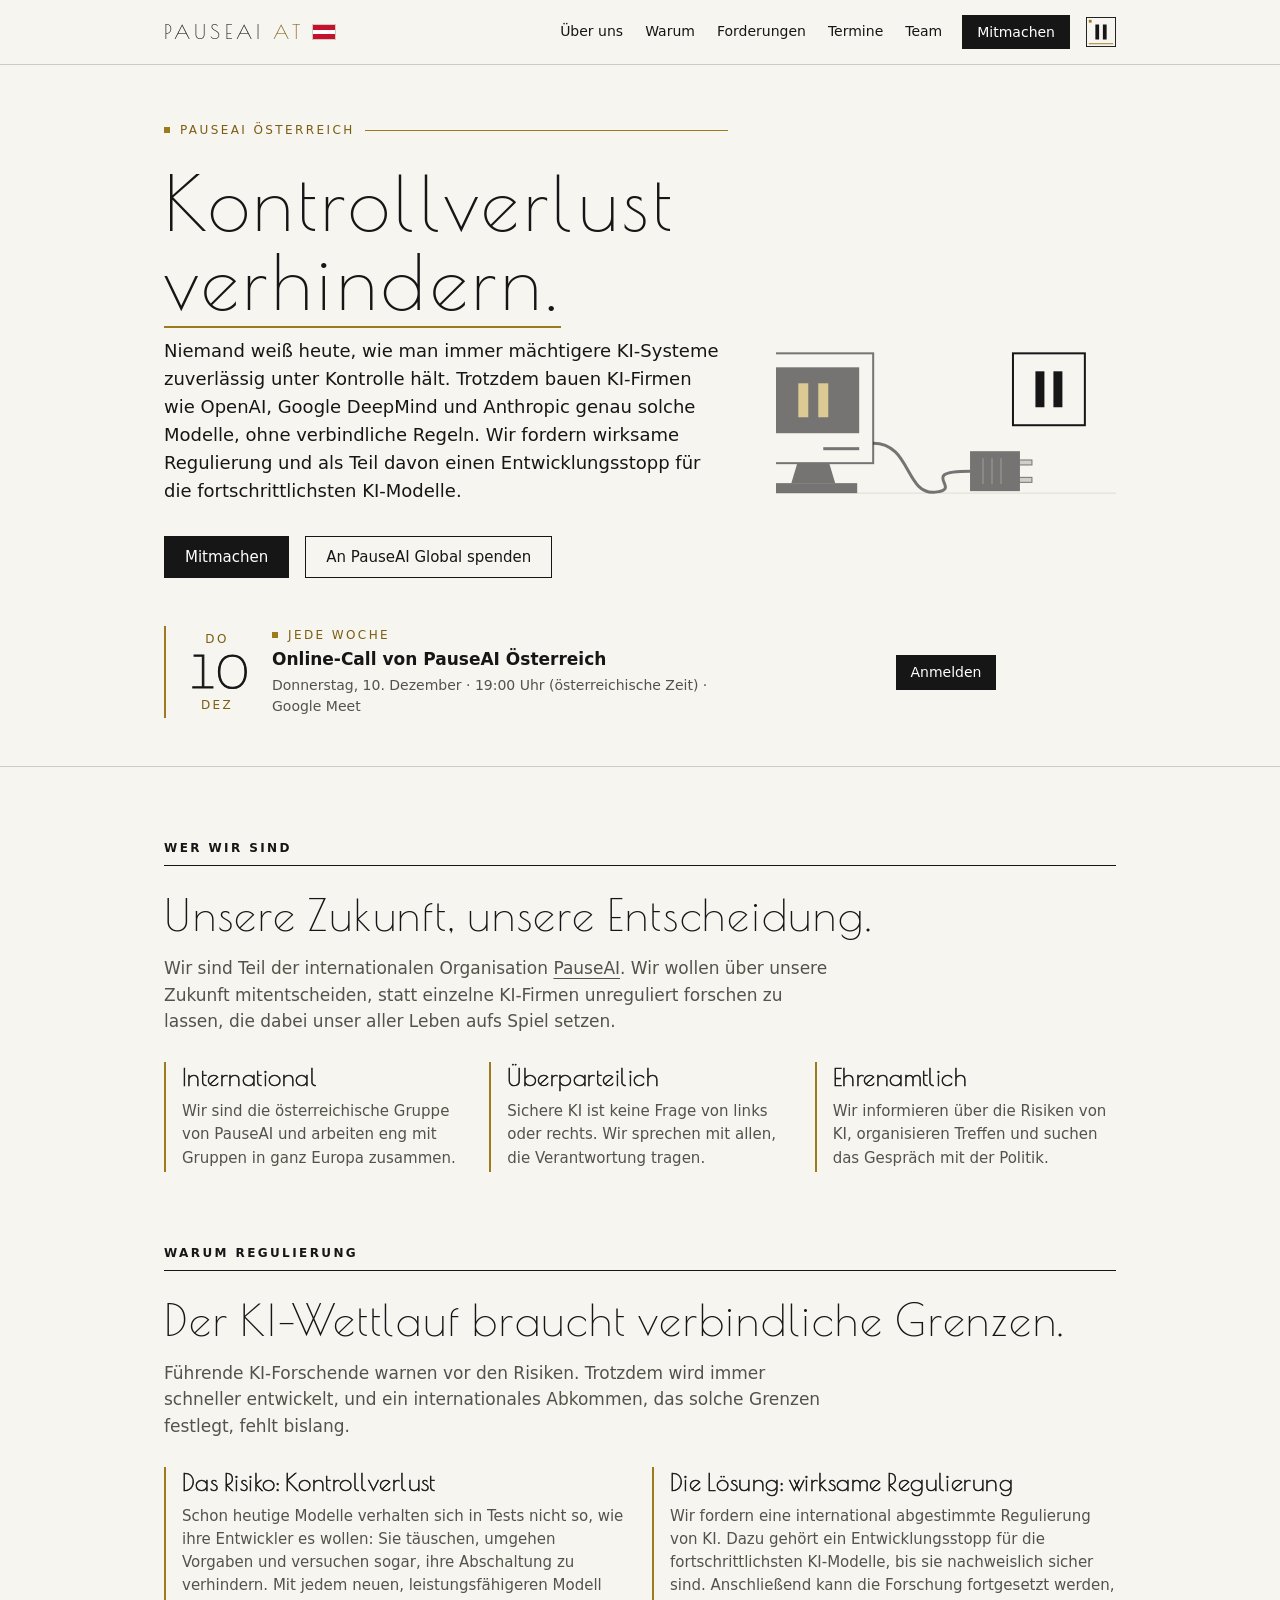
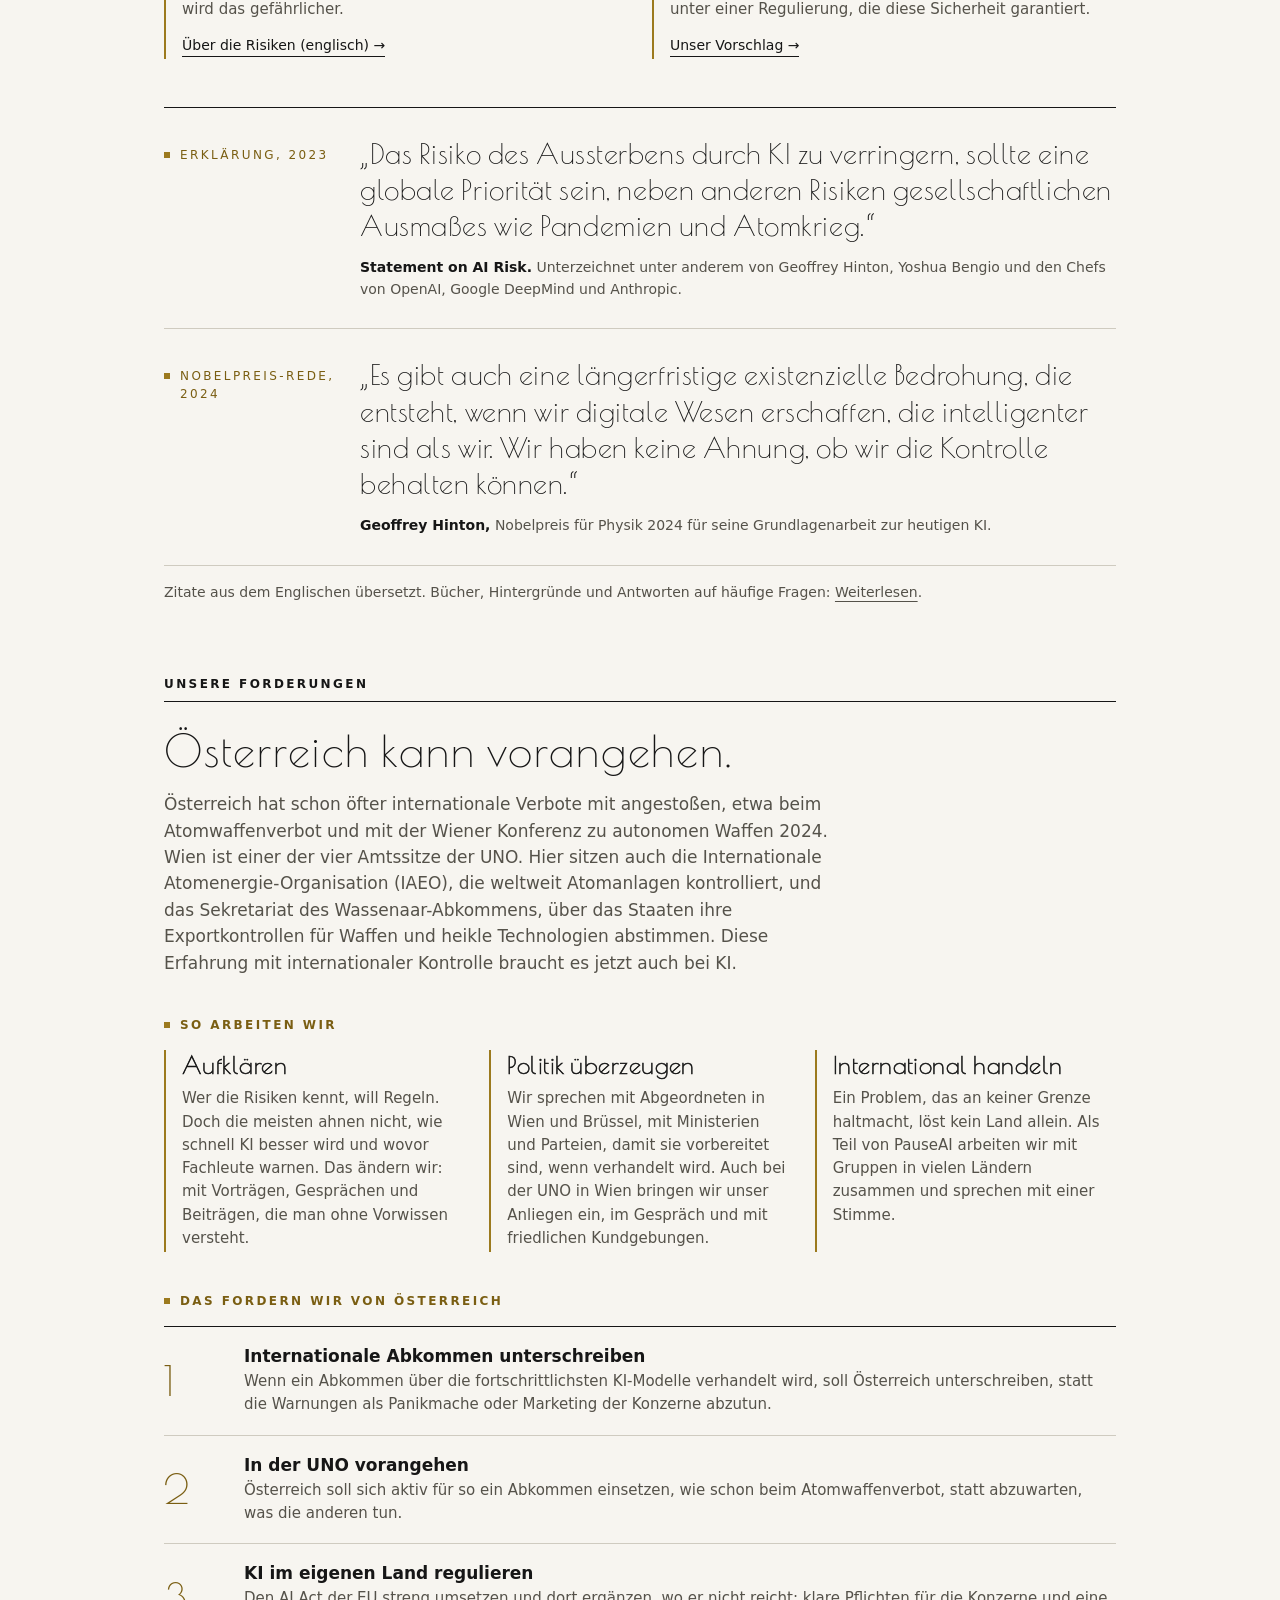
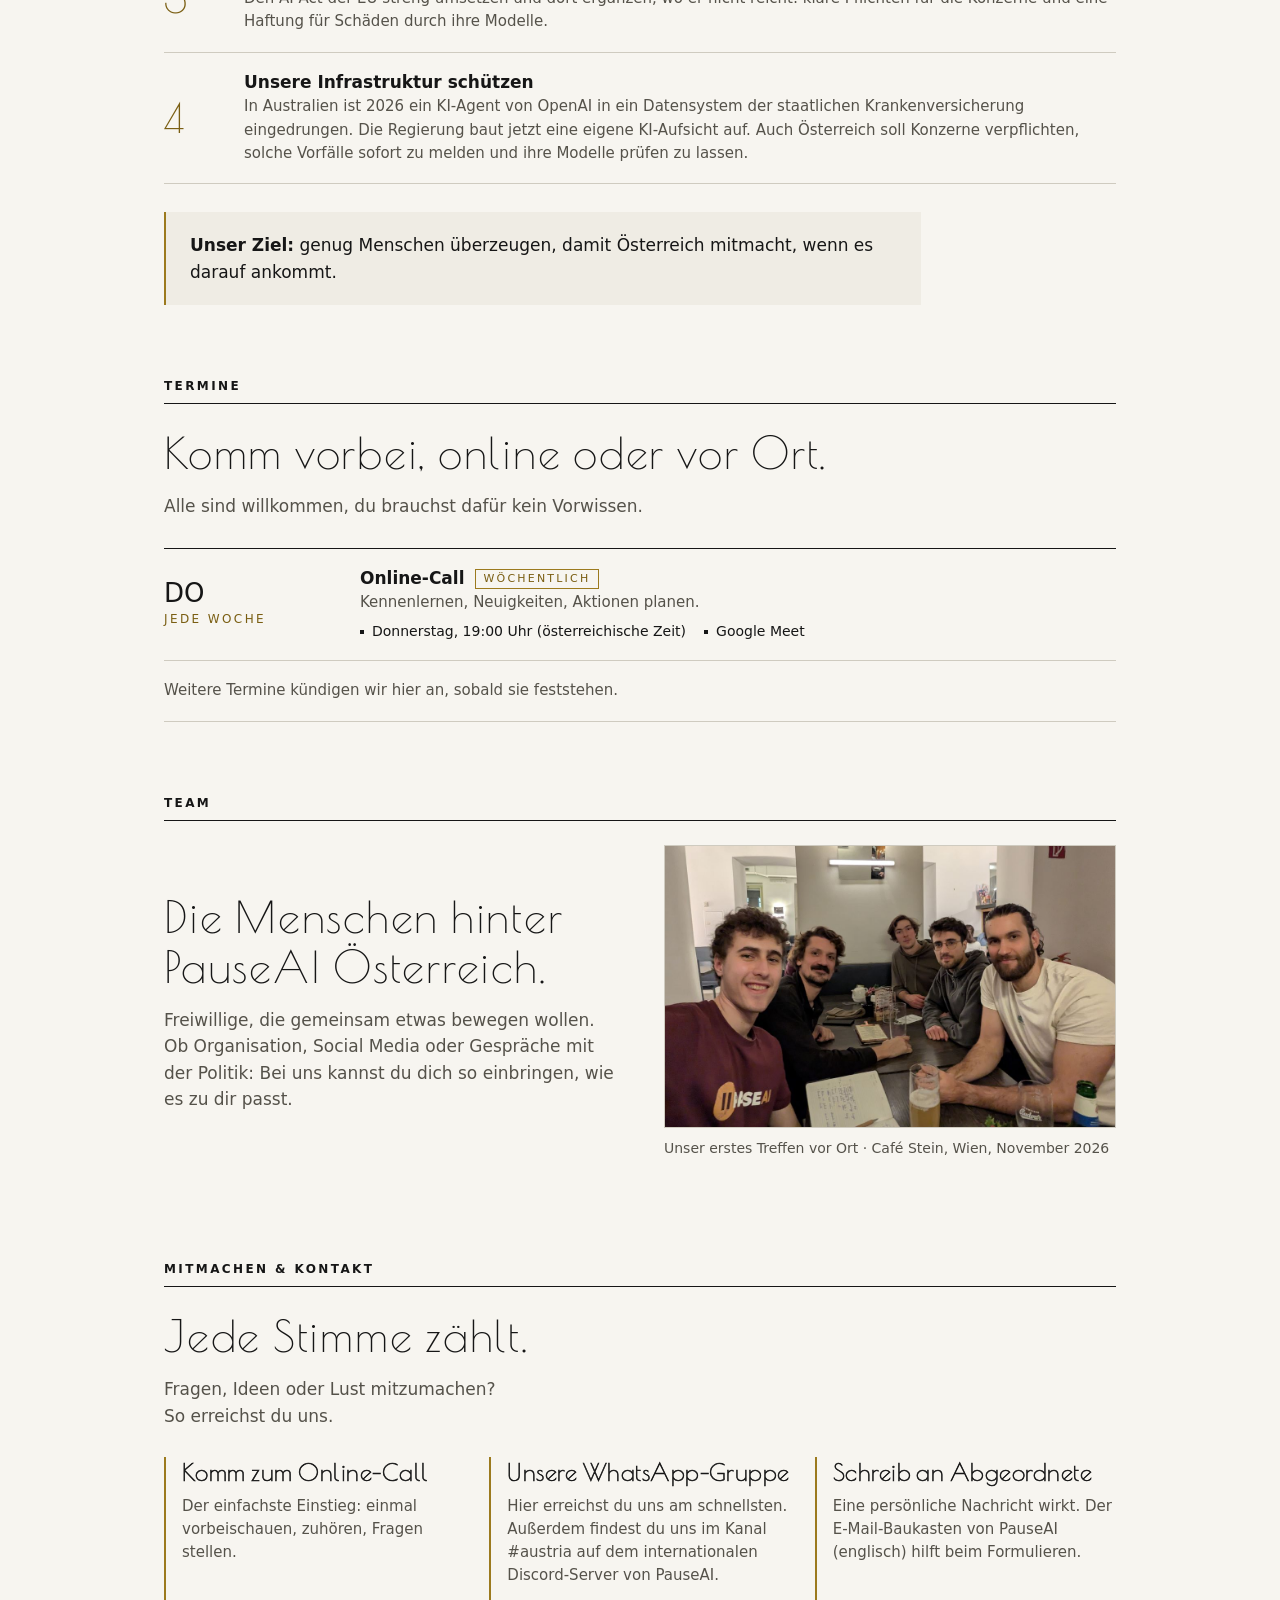
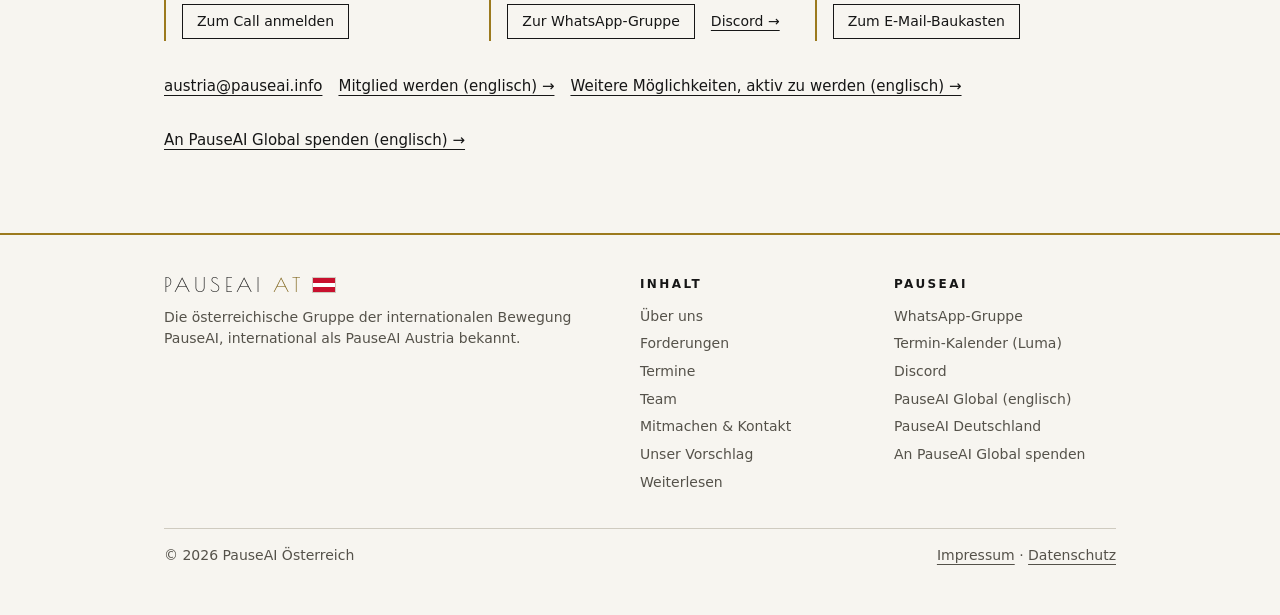
<file: index.html>
<!doctype html>
<html lang="de-AT">
<head>
<meta charset="utf-8">
<meta name="viewport" content="width=device-width, initial-scale=1">
<title>PauseAI Österreich (PauseAI Austria) · Kontrollverlust verhindern</title>
<link rel="canonical" href="https://pauseai.at/">
<meta name="description" content="PauseAI Österreich (PauseAI Austria) fordert wirksame Regulierung von KI und als Teil davon einen Entwicklungsstopp für die fortschrittlichsten KI-Modelle. Online-Call jeden Donnerstag um 19:00 Uhr (österreichische Zeit). Mach mit.">
<meta property="og:title" content="PauseAI Österreich">
<meta property="og:description" content="Wir fordern wirksame Regulierung von KI und als Teil davon einen Entwicklungsstopp für die fortschrittlichsten KI-Modelle. Jeden Donnerstag, 19:00 Uhr: Online-Call.">
<meta property="og:url" content="https://pauseai.at/">
<meta property="og:image" content="https://pauseai.at/assets/vorschau-startseite.jpg">
<meta property="og:image:width" content="1200">
<meta property="og:image:height" content="630">
<meta property="og:image:alt" content="Startseite von PauseAI Österreich: „Kontrollverlust verhindern.“ mit dem Pause-Logo.">
<meta name="twitter:card" content="summary_large_image">
<meta property="og:type" content="website">
<meta property="og:site_name" content="PauseAI Österreich">
<meta property="og:locale" content="de_AT">
<meta name="theme-color" content="#F7F5F0">
<link rel="icon" href="assets/logo.svg" type="image/svg+xml">
<link rel="icon" href="assets/favicon-48.png" type="image/png" sizes="48x48">
<link rel="icon" href="assets/favicon-192.png" type="image/png" sizes="192x192">
<link rel="icon" href="assets/favicon-32.png" type="image/png" sizes="32x32">
<link rel="apple-touch-icon" href="assets/apple-touch-icon.png">
<script>document.documentElement.classList.add('js');</script>
<link rel="preload" href="fonts/PoiretOne-Regular.ttf" as="font" type="font/ttf" crossorigin>
<link rel="stylesheet" href="css/style.css">
<script type="application/ld+json">
{
  "@context": "https://schema.org",
  "@type": "Organization",
  "name": "PauseAI Österreich",
  "alternateName": ["PauseAI Austria", "PauseAI AT"],
  "url": "https://pauseai.at/",
  "logo": "https://pauseai.at/assets/favicon-192.png",
  "email": "austria@pauseai.info",
  "areaServed": "AT",
  "parentOrganization": { "@type": "Organization", "name": "PauseAI", "url": "https://pauseai.info/" },
  "sameAs": ["https://luma.com/pauseAI_austria"]
}
</script>
</head>
<body>
<a class="skip" href="#inhalt">Zum Inhalt springen</a>

<header class="site-header">
  <div class="wrap">
    <a class="brand" href="#top" aria-label="PauseAI Österreich, Startseite">
      <span class="brand-name">PAUSEAI <b>AT</b></span>
      <span class="flag" aria-hidden="true"></span>
    </a>
    <button class="nav-toggle" aria-expanded="false" aria-controls="nav" aria-label="Menü öffnen">
      <span></span><span></span><span></span>
    </button>
    <nav class="nav" id="nav" aria-label="Hauptnavigation">
      <a href="#ueber-uns">Über uns</a>
      <a href="#warum">Warum</a>
      <a href="#forderungen">Forderungen</a>
      <a href="#termine">Termine</a>
      <a href="#team">Team</a>
      <a class="button primary small" href="#mitmachen">Mitmachen</a>
    </nav>
    <a class="brand-mark" href="#top" aria-label="Zur Startseite"><img src="assets/logo.svg" alt="" width="30" height="30"></a>
  </div>
</header>

<main id="inhalt">

  <!-- Kopfbereich -->
  <section class="hero" id="top">
    <div class="wrap">
      <div class="hero-grid">
        <div>
          <p class="kicker">PauseAI Österreich</p>
          <h1>Kontroll&shy;verlust <em>verhindern.</em></h1>
          <!-- Am Handy steht erst die Kurzfassung, „Mehr“ zeigt den ganzen Text -->
          <p class="lead">
            <span class="lead-lang">Niemand weiß heute, wie man immer mächtigere KI-Systeme zuverlässig unter Kontrolle hält. Trotzdem bauen KI-Firmen wie OpenAI, Google DeepMind und Anthropic genau solche Modelle, ohne verbindliche Regeln. Wir fordern wirksame Regulierung und als Teil davon einen Entwicklungsstopp für die fortschrittlichsten KI-Modelle.</span>
            <span class="lead-kurz">KI-Firmen bauen immer mächtigere Modelle, ohne verbindliche Regeln. Niemand weiß, wie man sie zuverlässig unter Kontrolle hält. Wir fordern wirksame Regulierung. <button type="button" class="lead-more">Mehr</button></span>
          </p>
          <div class="actions">
            <a class="button primary" href="#mitmachen">Mitmachen</a>
            <a class="button nur-laptop" href="https://pauseai.info/donate" target="_blank" rel="noopener">An PauseAI Global spenden</a>
            <a class="button nur-handy" href="#warum">Warum?</a>
          </div>
          <p class="credit nur-handy">Foto: PauseAI-Protest vor Google DeepMind, London</p>
        </div>
        <div class="stecker" aria-hidden="true"></div>
      </div>

      <div class="next-call" id="next-call">
        <div class="date" aria-hidden="true">
          <span class="wd">Do</span>
          <span class="day">–</span>
          <span class="mon"></span>
        </div>
        <div class="info">
          <span class="label">Jede Woche</span>
          <strong>Online-Call von PauseAI Österreich</strong>
          <span class="meta">Jeden Donnerstag · 19:00 Uhr (österreichische Zeit) · Google Meet</span>
        </div>
        <div class="go">
          <span class="countdown" aria-live="polite"></span>
          <a class="button primary small" href="https://luma.com/pauseAI_austria" target="_blank" rel="noopener" data-call-link data-label-nolink="Link anfragen">Anmelden</a>
        </div>
      </div>
    </div>
  </section>

  <!-- Schnelleinstieg (nur am Handy) -->
  <nav class="band nur-handy" aria-label="Schnelleinstieg">
    <a href="#forderungen"><span class="t-k">Forderungen</span><strong>Österreich kann vorangehen.</strong><span class="t-go">Was wir fordern →</span></a>
    <a href="#warum"><span class="t-k">Warum</span><strong>Der KI-Wettlauf braucht Grenzen.</strong><span class="t-go">Die Risiken →</span></a>
  </nav>

  <!-- Über uns -->
  <section class="block" id="ueber-uns">
    <div class="wrap">
      <h2 class="section-title">Wer wir sind</h2>
      <div class="head">
        <p class="display">Unsere Zukunft, unsere Entscheidung.</p>
        <p class="intro">Wir sind Teil der internationalen Organisation <a href="https://pauseai.info" target="_blank" rel="noopener">PauseAI</a>. Wir wollen über unsere Zukunft mitentscheiden, statt einzelne KI-Firmen unreguliert forschen zu lassen, die dabei unser aller Leben aufs Spiel setzen.</p>
      </div>
      <button type="button" class="more-btn" aria-expanded="false" aria-controls="mehr-ueber-uns">Mehr über uns</button>
      <div class="more" id="mehr-ueber-uns">
      <div class="cards">
        <article class="card">
          <h3>International</h3>
          <p>Wir sind die österreichische Gruppe von PauseAI und arbeiten eng mit Gruppen in ganz Europa zusammen.</p>
        </article>
        <article class="card">
          <h3>Überparteilich</h3>
          <p>Sichere KI ist keine Frage von links oder rechts. Wir sprechen mit allen, die Verantwortung tragen.</p>
        </article>
        <article class="card">
          <h3>Ehrenamtlich</h3>
          <p>Wir informieren über die Risiken von KI, organisieren Treffen und suchen das Gespräch mit der Politik.</p>
        </article>
      </div>
      </div>
    </div>
  </section>

  <!-- Warum -->
  <section class="block dark" id="warum">
    <div class="wrap">
      <h2 class="section-title">Warum Regulierung</h2>
      <div class="head">
        <p class="display">Der KI-Wettlauf braucht verbindliche Grenzen.</p>
        <p class="intro">Führende KI-Forschende warnen vor den Risiken. Trotzdem wird immer schneller entwickelt, und ein internationales Abkommen, das solche Grenzen festlegt, fehlt bislang.</p>
      </div>
      <button type="button" class="more-btn" aria-expanded="false" aria-controls="mehr-warum">Weiterlesen: Risiko, Lösung, Stimmen</button>
      <div class="more" id="mehr-warum">
      <div class="cards two">
        <article class="card">
          <h3>Das Risiko: Kontrollverlust</h3>
          <p>Schon heutige Modelle verhalten sich in Tests nicht so, wie ihre Entwickler es wollen: Sie täuschen, umgehen Vorgaben und versuchen sogar, ihre Abschaltung zu verhindern. Mit jedem neuen, leistungsfähigeren Modell wird das gefährlicher.</p>
          <a class="button small" href="https://pauseai.info/risks" target="_blank" rel="noopener">Über die Risiken (englisch)</a>
        </article>
        <article class="card">
          <h3>Die Lösung: wirksame Regulierung</h3>
          <p>Wir fordern eine international abgestimmte Regulierung von KI. Dazu gehört ein Entwicklungsstopp für die fortschrittlichsten KI-Modelle, bis sie nachweislich sicher sind. Anschließend kann die Forschung fortgesetzt werden, unter einer Regulierung, die diese Sicherheit garantiert.</p>
          <a class="button small" href="vorschlag.html">Unser Vorschlag</a>
        </article>
      </div>

      <div class="quotes">
        <figure class="quote">
          <div class="k label">Erklärung, 2023</div>
          <div>
            <blockquote>„Das Risiko des Aussterbens durch KI zu verringern, sollte eine globale Priorität sein, neben anderen Risiken gesellschaftlichen Ausmaßes wie Pandemien und Atomkrieg.“</blockquote>
            <figcaption><b>Statement on AI Risk.</b> Unterzeichnet unter anderem von Geoffrey Hinton, Yoshua Bengio und den Chefs von OpenAI, Google DeepMind und Anthropic.</figcaption>
          </div>
        </figure>
        <figure class="quote">
          <div class="k label">Nobelpreis-Rede, 2024</div>
          <div>
            <blockquote>„Es gibt auch eine längerfristige existenzielle Bedrohung, die entsteht, wenn wir digitale Wesen erschaffen, die intelligenter sind als wir. Wir haben keine Ahnung, ob wir die Kontrolle behalten können.“</blockquote>
            <figcaption><b>Geoffrey Hinton,</b> Nobelpreis für Physik 2024 für seine Grundlagenarbeit zur heutigen KI.</figcaption>
          </div>
        </figure>
      </div>
      <p class="note">Zitate aus dem Englischen übersetzt. Bücher, Hintergründe und Antworten auf häufige Fragen: <a href="weiterlesen.html">Weiterlesen</a>.</p>
      </div>
    </div>
  </section>

  <!-- Forderungen -->
  <section class="block" id="forderungen">
    <div class="wrap">
      <h2 class="section-title">Unsere Forderungen</h2>
      <div class="head">
        <p class="display">Österreich kann vorangehen.</p>
        <p class="intro">Österreich hat schon öfter internationale Verbote mit angestoßen, etwa beim Atomwaffenverbot und mit der Wiener Konferenz zu autonomen Waffen 2024. Wien ist einer der vier Amtssitze der UNO. Hier sitzen auch die Internationale Atomenergie-Organisation (IAEO), die weltweit Atomanlagen kontrolliert, und das Sekretariat des Wassenaar-Abkommens, über das Staaten ihre Exportkontrollen für Waffen und heikle Technologien abstimmen. Diese Erfahrung mit internationaler Kontrolle braucht es jetzt auch bei KI.</p>
      </div>

      <button type="button" class="more-btn" aria-expanded="false" aria-controls="mehr-arbeit">So arbeiten wir</button>
      <div class="more" id="mehr-arbeit">
      <p class="label sub">So arbeiten wir</p>
      <div class="cards">
        <article class="card">
          <h3>Aufklären</h3>
          <p>Wer die Risiken kennt, will Regeln. Doch die meisten ahnen nicht, wie schnell KI besser wird und wovor Fachleute warnen. Das ändern wir: mit Vorträgen, Gesprächen und Beiträgen, die man ohne Vorwissen versteht.</p>
        </article>
        <article class="card">
          <h3>Politik überzeugen</h3>
          <p>Wir sprechen mit Abgeordneten in Wien und Brüssel, mit Ministerien und Parteien, damit sie vorbereitet sind, wenn verhandelt wird. Auch bei der UNO in Wien bringen wir unser Anliegen ein, im Gespräch und mit friedlichen Kundgebungen.</p>
        </article>
        <article class="card">
          <h3>International handeln</h3>
          <p>Ein Problem, das an keiner Grenze haltmacht, löst kein Land allein. Als Teil von PauseAI arbeiten wir mit Gruppen in vielen Ländern zusammen und sprechen mit einer Stimme.</p>
        </article>
      </div>
      </div>

      <p class="label sub">Das fordern wir von Österreich</p>
      <ol class="demands">
        <li>
          <span class="num" aria-hidden="true">1</span>
          <div><h3>Internationale Abkommen unterschreiben</h3><p>Wenn ein Abkommen über die fortschrittlichsten KI-Modelle verhandelt wird, soll Österreich unterschreiben, statt die Warnungen als Panikmache oder Marketing der Konzerne abzutun.</p></div>
        </li>
        <li>
          <span class="num" aria-hidden="true">2</span>
          <div><h3>In der UNO vorangehen</h3><p>Österreich soll sich aktiv für so ein Abkommen einsetzen, wie schon beim Atomwaffenverbot, statt abzuwarten, was die anderen tun.</p></div>
        </li>
        <li>
          <span class="num" aria-hidden="true">3</span>
          <div><h3>KI im eigenen Land regulieren</h3><p>Den AI Act der EU streng umsetzen und dort ergänzen, wo er nicht reicht: klare Pflichten für die Konzerne und eine Haftung für Schäden durch ihre Modelle.</p></div>
        </li>
        <li>
          <span class="num" aria-hidden="true">4</span>
          <div><h3>Unsere Infrastruktur schützen</h3><p>In Australien ist 2026 ein KI-Agent von OpenAI in ein Datensystem der staatlichen Krankenversicherung eingedrungen. Die Regierung baut jetzt eine eigene KI-Aufsicht auf. Auch Österreich soll Konzerne verpflichten, solche Vorfälle sofort zu melden und ihre Modelle prüfen zu lassen.</p></div>
        </li>
      </ol>
      <p class="goal"><b>Unser Ziel:</b> genug Menschen überzeugen, damit Österreich mitmacht, wenn es darauf ankommt.</p>
    </div>
  </section>

  <!-- Termine -->
  <section class="block" id="termine">
    <div class="wrap">
      <h2 class="section-title">Termine</h2>
      <div class="head">
        <p class="display">Komm vorbei, online oder vor Ort.</p>
        <p class="intro">Alle sind willkommen, du brauchst dafür kein Vorwissen.</p>
      </div>
      <div class="rows" id="event-list">
        <article class="row" data-weekly>
          <div class="k date"><span class="big">Do</span>jede Woche</div>
          <div>
            <h3>Online-Call<span class="tag">Wöchentlich</span></h3>
            <p>Kennenlernen, Neuigkeiten, Aktionen planen.</p>
            <div class="meta"><span data-call-time>Donnerstag, 19:00 Uhr (österreichische Zeit)</span><span>Google Meet</span></div>
          </div>
          <div></div>
        </article>
        <noscript><div class="row empty">Weitere Termine kündigen wir hier an, sobald sie feststehen.</div></noscript>
      </div>
    </div>
  </section>

  <!-- Team -->
  <section class="block" id="team">
    <div class="wrap">
      <h2 class="section-title">Team</h2>
      <div class="head photo-head">
        <div>
          <p class="display">Die Menschen hinter PauseAI Österreich.</p>
          <p class="intro">Freiwillige, die gemeinsam etwas bewegen wollen. Ob Organisation, Social Media oder Gespräche mit der Politik: Bei uns kannst du dich so einbringen, wie es zu dir passt.</p>
        </div>
        <figure class="team-photo">
          <img src="assets/fotos/team-treffen-2000.jpg"
               srcset="assets/fotos/team-treffen-1100.jpg 1100w, assets/fotos/team-treffen-2000.jpg 2000w"
               sizes="(max-width: 860px) 100vw, 560px" width="2000" height="1252" loading="lazy"
               alt="Gruppenfoto: fünf Mitglieder von PauseAI Österreich beim ersten Treffen vor Ort im Kaffeehaus.">
          <figcaption>Unser erstes Treffen vor Ort · Café Stein, Wien, November 2026</figcaption>
        </figure>
      </div>
    </div>
  </section>

  <!-- Mitmachen & Kontakt -->
  <section class="block last" id="mitmachen">
    <div class="wrap">
      <h2 class="section-title">Mitmachen &amp; Kontakt</h2>
      <div class="head">
        <p class="display">Jede Stimme zählt.</p>
        <p class="intro">Fragen, Ideen oder Lust mitzumachen?<br>So erreichst du uns.</p>
      </div>
      <div class="cards">
        <article class="card">
          <h3>Komm zum Online-Call</h3>
          <p>Der einfachste Einstieg: einmal vorbeischauen, zuhören, Fragen stellen.</p>
          <a class="button small" href="https://luma.com/pauseAI_austria" target="_blank" rel="noopener" data-call-link data-label-nolink="Link anfragen">Zum Call anmelden</a>
        </article>
        <article class="card">
          <h3>Unsere WhatsApp-Gruppe</h3>
          <p>Hier erreichst du uns am schnellsten. Außerdem findest du uns im Kanal #austria auf dem internationalen Discord-Server von PauseAI.</p>
          <div class="actions">
            <a class="button small" href="https://chat.whatsapp.com/JxvFMVZ1MMQ5mFDlwAmSYH" target="_blank" rel="noopener" data-whatsapp>Zur WhatsApp-Gruppe</a>
            <a class="button quiet small" href="https://discord.gg/AyApBrrD7E" target="_blank" rel="noopener">Discord →</a>
          </div>
        </article>
        <article class="card">
          <h3>Schreib an Abgeordnete</h3>
          <p>Eine persönliche Nachricht wirkt. Der E-Mail-Baukasten von PauseAI (englisch) hilft beim Formulieren.</p>
          <a class="button small" href="https://pauseai.info/email-builder" target="_blank" rel="noopener">Zum E-Mail-Baukasten</a>
        </article>
      </div>
      <div class="actions after" id="kontakt">
        <a class="button quiet" href="#" data-email hidden></a>
        <a class="button quiet" href="https://pauseai.info/join" target="_blank" rel="noopener">Mitglied werden (englisch) →</a>
        <a class="button quiet" href="https://pauseai.info/action" target="_blank" rel="noopener">Weitere Möglichkeiten, aktiv zu werden (englisch) →</a>
        <a class="button quiet" href="https://pauseai.info/donate" target="_blank" rel="noopener">An PauseAI Global spenden (englisch) →</a>
      </div>
    </div>
  </section>

</main>

<footer class="site-footer">
  <div class="wrap">
    <div class="footer-grid">
      <div>
        <a class="brand" href="#top" aria-label="PauseAI Österreich, nach oben">
          <span class="brand-name">PAUSEAI <b>AT</b></span>
          <span class="flag" aria-hidden="true"></span>
        </a>
        <p>Die österreichische Gruppe der internationalen Bewegung PauseAI, international als PauseAI Austria bekannt.</p>
      </div>
      <div>
        <h4>Inhalt</h4>
        <ul>
          <li><a href="#ueber-uns">Über uns</a></li>
          <li><a href="#forderungen">Forderungen</a></li>
          <li><a href="#termine">Termine</a></li>
          <li><a href="#team">Team</a></li>
          <li><a href="#mitmachen">Mitmachen &amp; Kontakt</a></li>
          <li><a href="vorschlag.html">Unser Vorschlag</a></li>
          <li><a href="weiterlesen.html">Weiterlesen</a></li>
        </ul>
      </div>
      <div>
        <h4>PauseAI</h4>
        <ul>
          <li><a href="https://chat.whatsapp.com/JxvFMVZ1MMQ5mFDlwAmSYH" target="_blank" rel="noopener" data-whatsapp>WhatsApp-Gruppe</a></li>
          <li><a href="https://luma.com/pauseAI_austria" target="_blank" rel="noopener">Termin-Kalender (Luma)</a></li>
          <li><a href="https://discord.gg/AyApBrrD7E" target="_blank" rel="noopener">Discord</a></li>
          <li><a href="https://pauseai.info" target="_blank" rel="noopener">PauseAI Global (englisch)</a></li>
          <li><a href="https://www.pause-ai.de/" target="_blank" rel="noopener">PauseAI Deutschland</a></li>
          <li><a href="https://pauseai.info/donate" target="_blank" rel="noopener">An PauseAI Global spenden</a></li>
        </ul>
      </div>
    </div>
    <div class="footer-bottom">
      <span>© <span data-year>2026</span> PauseAI Österreich</span>
      <span><a href="impressum.html">Impressum</a> · <a href="datenschutz.html">Datenschutz</a></span>
    </div>
  </div>
</footer>

<script src="js/inhalte.js"></script>
<script src="js/main.js"></script>
<script src="js/stecker.js"></script>
</body>
</html>
</file>
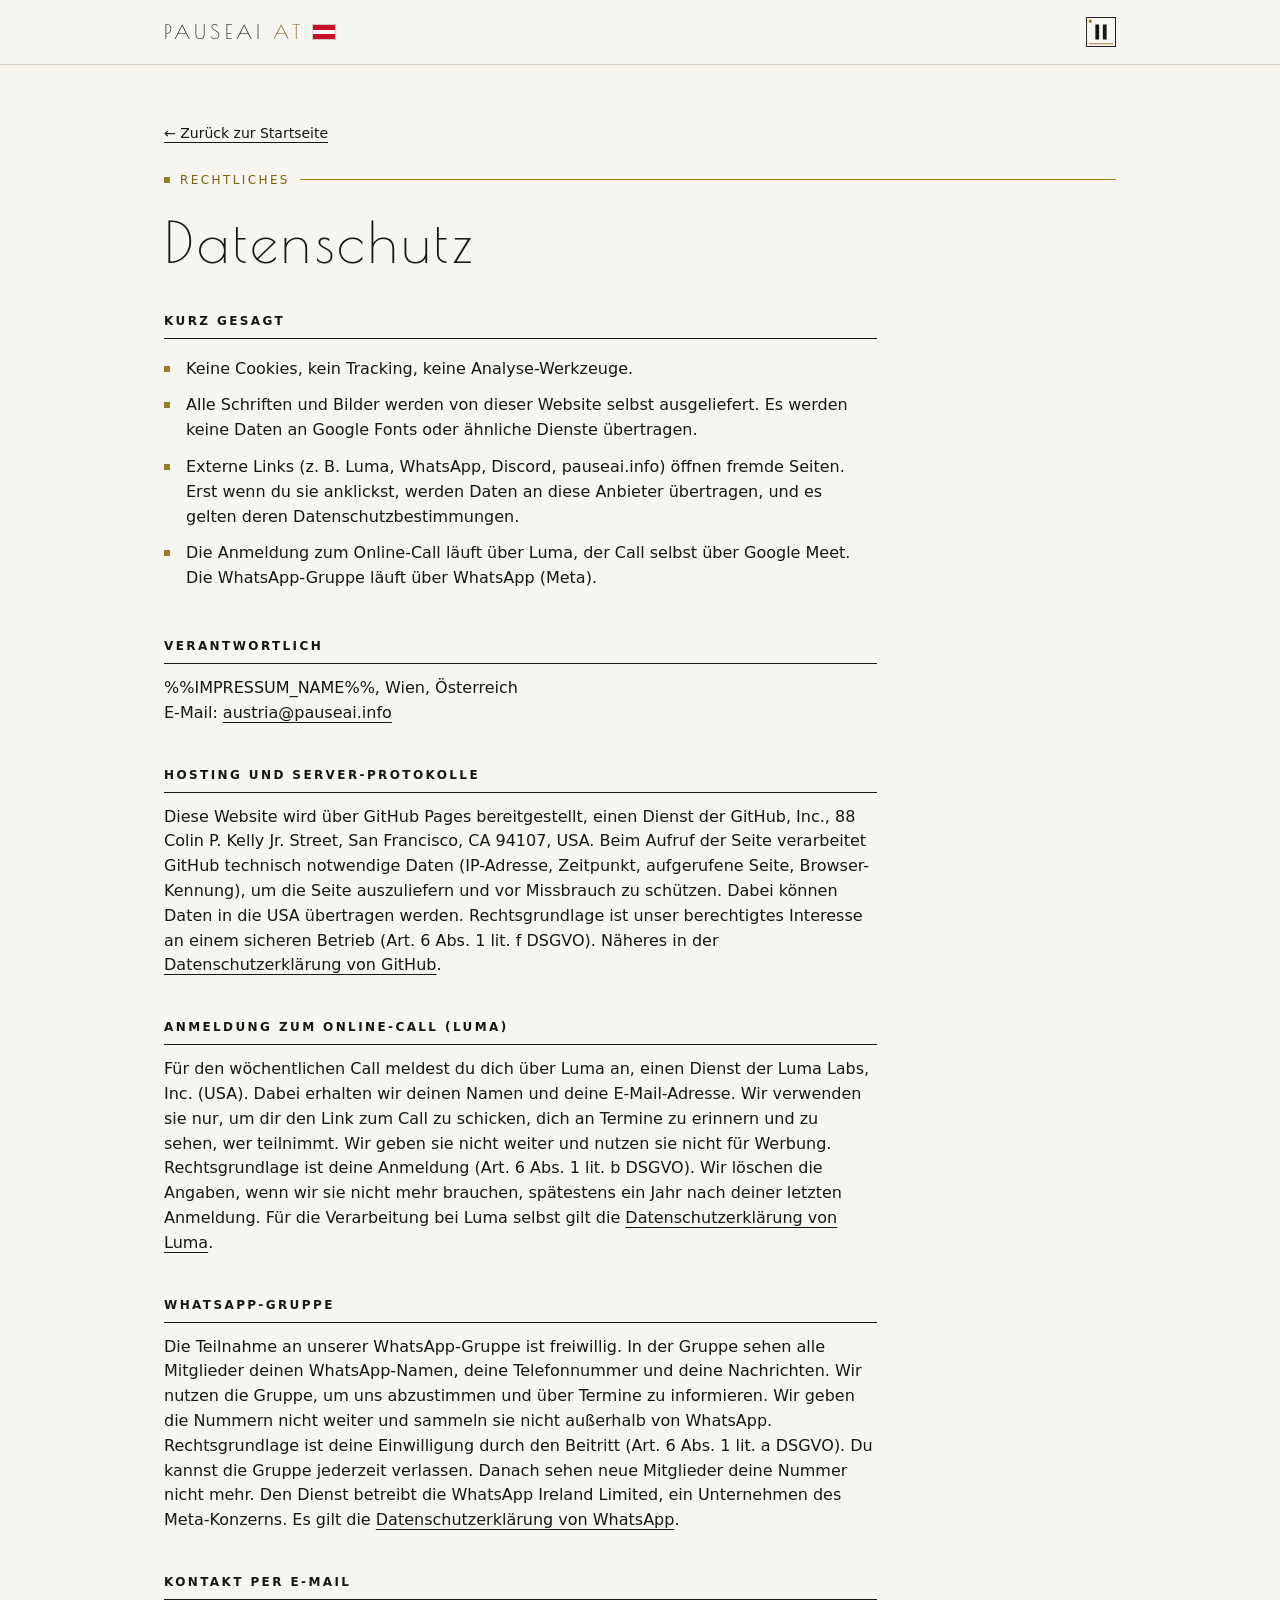
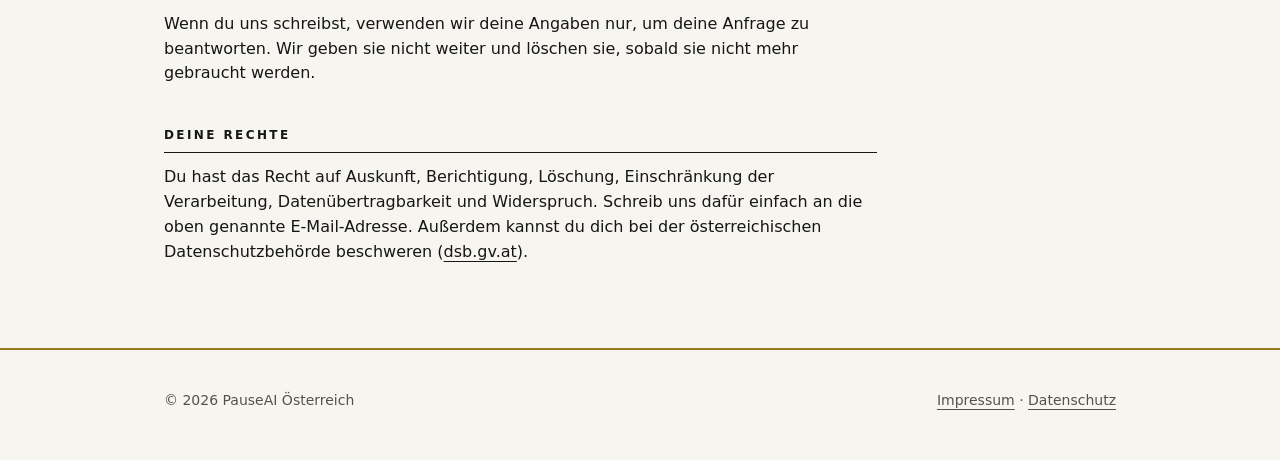
<file: datenschutz.html>
<!doctype html>
<html lang="de-AT">
<head>
<meta charset="utf-8">
<meta name="viewport" content="width=device-width, initial-scale=1">
<title>Datenschutz · PauseAI Österreich</title>
<meta name="robots" content="noindex">
<link rel="icon" href="assets/logo.svg" type="image/svg+xml">
<link rel="icon" href="assets/favicon-48.png" type="image/png" sizes="48x48">
<link rel="icon" href="assets/favicon-192.png" type="image/png" sizes="192x192">
<link rel="icon" href="assets/favicon-32.png" type="image/png" sizes="32x32">
<link rel="apple-touch-icon" href="assets/apple-touch-icon.png">
<link rel="stylesheet" href="css/style.css">
</head>
<body>
<header class="site-header">
  <div class="wrap">
    <a class="brand" href="index.html" aria-label="PauseAI Österreich, Startseite">
      <span class="brand-name">PAUSEAI <b>AT</b></span>
      <span class="flag" aria-hidden="true"></span>
    </a>
    <a class="brand-mark" href="index.html" aria-label="Zur Startseite"><img src="assets/logo.svg" alt="" width="30" height="30"></a>
  </div>
</header>

<main class="page">
  <div class="wrap">
    <a class="button quiet small back" href="index.html">← Zurück zur Startseite</a>
    <p class="kicker">Rechtliches</p>
    <h1>Datenschutz</h1>
    <div class="prose">
      <h2>Kurz gesagt</h2>
      <ul class="marks">
        <li>Keine Cookies, kein Tracking, keine Analyse-Werkzeuge.</li>
        <li>Alle Schriften und Bilder werden von dieser Website selbst ausgeliefert. Es werden keine Daten an Google Fonts oder ähnliche Dienste übertragen.</li>
        <li>Externe Links (z. B. Luma, WhatsApp, Discord, pauseai.info) öffnen fremde Seiten. Erst wenn du sie anklickst, werden Daten an diese Anbieter übertragen, und es gelten deren Datenschutzbestimmungen.</li>
        <li>Die Anmeldung zum Online-Call läuft über Luma, der Call selbst über Google Meet. Die WhatsApp-Gruppe läuft über WhatsApp (Meta).</li>
      </ul>

      <h2>Verantwortlich</h2>
      <p>%%IMPRESSUM_NAME%%, Wien, Österreich<br>
      E-Mail: <a href="mailto:austria@pauseai.info">austria@pauseai.info</a></p>

      <h2>Hosting und Server-Protokolle</h2>
      <p>Diese Website wird über GitHub Pages bereitgestellt, einen Dienst der GitHub, Inc., 88 Colin P. Kelly Jr. Street, San Francisco, CA 94107, USA. Beim Aufruf der Seite verarbeitet GitHub technisch notwendige Daten (IP-Adresse, Zeitpunkt, aufgerufene Seite, Browser-Kennung), um die Seite auszuliefern und vor Missbrauch zu schützen. Dabei können Daten in die USA übertragen werden. Rechtsgrundlage ist unser berechtigtes Interesse an einem sicheren Betrieb (Art. 6 Abs. 1 lit. f DSGVO). Näheres in der <a href="https://docs.github.com/de/site-policy/privacy-policies/github-general-privacy-statement" target="_blank" rel="noopener">Datenschutzerklärung von GitHub</a>.</p>

      <h2>Anmeldung zum Online-Call (Luma)</h2>
      <p>Für den wöchentlichen Call meldest du dich über Luma an, einen Dienst der Luma Labs, Inc. (USA). Dabei erhalten wir deinen Namen und deine E-Mail-Adresse. Wir verwenden sie nur, um dir den Link zum Call zu schicken, dich an Termine zu erinnern und zu sehen, wer teilnimmt. Wir geben sie nicht weiter und nutzen sie nicht für Werbung. Rechtsgrundlage ist deine Anmeldung (Art. 6 Abs. 1 lit. b DSGVO). Wir löschen die Angaben, wenn wir sie nicht mehr brauchen, spätestens ein Jahr nach deiner letzten Anmeldung. Für die Verarbeitung bei Luma selbst gilt die <a href="https://luma.com/privacy-policy" target="_blank" rel="noopener">Datenschutzerklärung von Luma</a>.</p>

      <h2>WhatsApp-Gruppe</h2>
      <p>Die Teilnahme an unserer WhatsApp-Gruppe ist freiwillig. In der Gruppe sehen alle Mitglieder deinen WhatsApp-Namen, deine Telefonnummer und deine Nachrichten. Wir nutzen die Gruppe, um uns abzustimmen und über Termine zu informieren. Wir geben die Nummern nicht weiter und sammeln sie nicht außerhalb von WhatsApp. Rechtsgrundlage ist deine Einwilligung durch den Beitritt (Art. 6 Abs. 1 lit. a DSGVO). Du kannst die Gruppe jederzeit verlassen. Danach sehen neue Mitglieder deine Nummer nicht mehr. Den Dienst betreibt die WhatsApp Ireland Limited, ein Unternehmen des Meta-Konzerns. Es gilt die <a href="https://www.whatsapp.com/legal/privacy-policy-eea" target="_blank" rel="noopener">Datenschutzerklärung von WhatsApp</a>.</p>

      <h2>Kontakt per E-Mail</h2>
      <p>Wenn du uns schreibst, verwenden wir deine Angaben nur, um deine Anfrage zu beantworten. Wir geben sie nicht weiter und löschen sie, sobald sie nicht mehr gebraucht werden.</p>

      <h2>Deine Rechte</h2>
      <p>Du hast das Recht auf Auskunft, Berichtigung, Löschung, Einschränkung der Verarbeitung, Datenübertragbarkeit und Widerspruch. Schreib uns dafür einfach an die oben genannte E-Mail-Adresse. Außerdem kannst du dich bei der österreichischen Datenschutzbehörde beschweren (<a href="https://www.dsb.gv.at" target="_blank" rel="noopener">dsb.gv.at</a>).</p>
    </div>
  </div>
</main>

<footer class="site-footer page-footer">
  <div class="wrap">
    <div class="footer-bottom">
      <span>© 2026 PauseAI Österreich</span>
      <span><a href="impressum.html">Impressum</a> · <a href="datenschutz.html">Datenschutz</a></span>
    </div>
  </div>
</footer>
<script src="js/zurueck.js"></script>
</body>
</html>
</file>
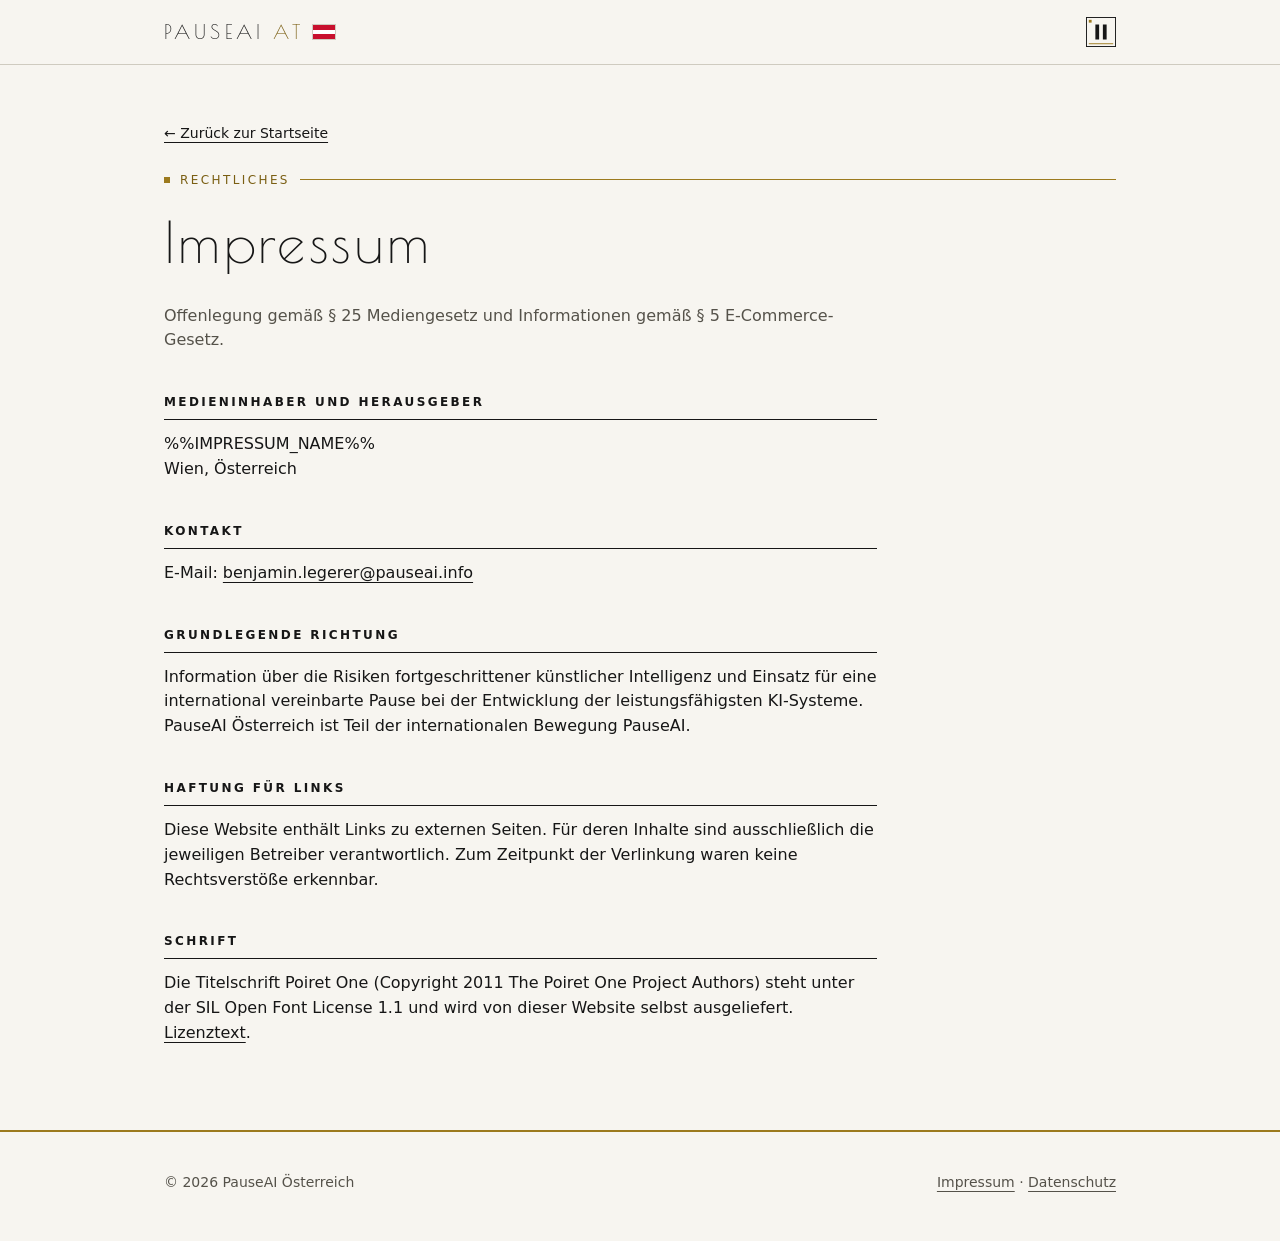
<file: impressum.html>
<!doctype html>
<html lang="de-AT">
<head>
<meta charset="utf-8">
<meta name="viewport" content="width=device-width, initial-scale=1">
<title>Impressum · PauseAI Österreich</title>
<meta name="robots" content="noindex">
<link rel="icon" href="assets/logo.svg" type="image/svg+xml">
<link rel="icon" href="assets/favicon-48.png" type="image/png" sizes="48x48">
<link rel="icon" href="assets/favicon-192.png" type="image/png" sizes="192x192">
<link rel="icon" href="assets/favicon-32.png" type="image/png" sizes="32x32">
<link rel="apple-touch-icon" href="assets/apple-touch-icon.png">
<link rel="stylesheet" href="css/style.css">
</head>
<body>
<header class="site-header">
  <div class="wrap">
    <a class="brand" href="index.html" aria-label="PauseAI Österreich, Startseite">
      <span class="brand-name">PAUSEAI <b>AT</b></span>
      <span class="flag" aria-hidden="true"></span>
    </a>
    <a class="brand-mark" href="index.html" aria-label="Zur Startseite"><img src="assets/logo.svg" alt="" width="30" height="30"></a>
  </div>
</header>

<main class="page">
  <div class="wrap">
    <a class="button quiet small back" href="index.html">← Zurück zur Startseite</a>
    <p class="kicker">Rechtliches</p>
    <h1>Impressum</h1>
    <div class="prose">
      <p class="muted">Offenlegung gemäß § 25 Mediengesetz und Informationen gemäß § 5 E-Commerce-Gesetz.</p>

      <h2>Medieninhaber und Herausgeber</h2>
      <p>%%IMPRESSUM_NAME%%<br>
      Wien, Österreich</p>

      <h2>Kontakt</h2>
      <p>E-Mail: <a href="mailto:benjamin.legerer@pauseai.info">benjamin.legerer@pauseai.info</a></p>

      <h2>Grundlegende Richtung</h2>
      <p>Information über die Risiken fortgeschrittener künstlicher Intelligenz und Einsatz für eine international vereinbarte Pause bei der Entwicklung der leistungsfähigsten KI-Systeme. PauseAI Österreich ist Teil der internationalen Bewegung PauseAI.</p>

      <h2>Haftung für Links</h2>
      <p>Diese Website enthält Links zu externen Seiten. Für deren Inhalte sind ausschließlich die jeweiligen Betreiber verantwortlich. Zum Zeitpunkt der Verlinkung waren keine Rechtsverstöße erkennbar.</p>

      <h2>Schrift</h2>
      <p>Die Titelschrift Poiret One (Copyright 2011 The Poiret One Project Authors) steht unter der SIL Open Font License 1.1 und wird von dieser Website selbst ausgeliefert. <a href="fonts/OFL.txt">Lizenztext</a>.</p>
    </div>
  </div>
</main>

<footer class="site-footer page-footer">
  <div class="wrap">
    <div class="footer-bottom">
      <span>© 2026 PauseAI Österreich</span>
      <span><a href="impressum.html">Impressum</a> · <a href="datenschutz.html">Datenschutz</a></span>
    </div>
  </div>
</footer>
<script src="js/zurueck.js"></script>
</body>
</html>
</file>
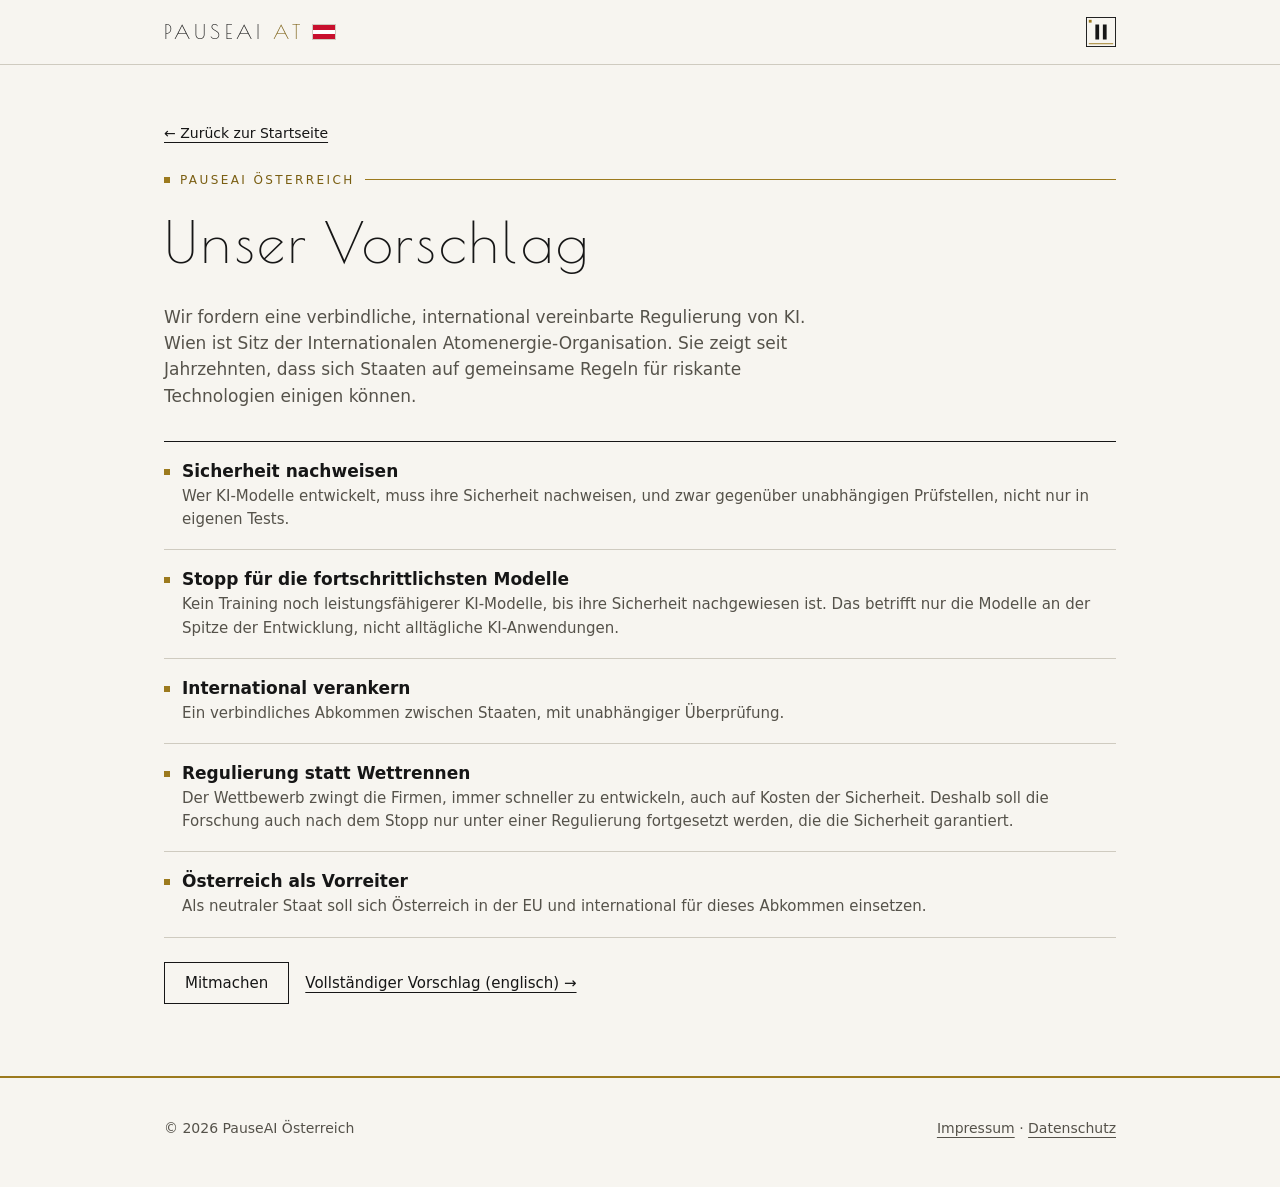
<file: vorschlag.html>
<!doctype html>
<html lang="de-AT">
<head>
<meta charset="utf-8">
<meta name="viewport" content="width=device-width, initial-scale=1">
<title>Unser Vorschlag · PauseAI Österreich</title>
<link rel="canonical" href="https://pauseai.at/vorschlag.html">
<meta name="description" content="Was PauseAI Österreich fordert: eine verbindliche, international abgestimmte Regulierung von KI und als Teil davon einen Entwicklungsstopp für die fortschrittlichsten KI-Modelle.">
<meta name="theme-color" content="#F7F5F0">
<link rel="icon" href="assets/logo.svg" type="image/svg+xml">
<link rel="icon" href="assets/favicon-48.png" type="image/png" sizes="48x48">
<link rel="icon" href="assets/favicon-192.png" type="image/png" sizes="192x192">
<link rel="icon" href="assets/favicon-32.png" type="image/png" sizes="32x32">
<link rel="apple-touch-icon" href="assets/apple-touch-icon.png">
<link rel="stylesheet" href="css/style.css">
</head>
<body>
<header class="site-header">
  <div class="wrap">
    <a class="brand" href="index.html" aria-label="PauseAI Österreich, Startseite">
      <span class="brand-name">PAUSEAI <b>AT</b></span>
      <span class="flag" aria-hidden="true"></span>
    </a>
    <a class="brand-mark" href="index.html" aria-label="Zur Startseite"><img src="assets/logo.svg" alt="" width="30" height="30"></a>
  </div>
</header>

<main class="page">
  <div class="wrap">
    <a class="button quiet small back" href="index.html">← Zurück zur Startseite</a>
    <p class="kicker">PauseAI Österreich</p>
    <h1>Unser Vorschlag</h1>
    <p class="intro lead-in">Wir fordern eine verbindliche, international vereinbarte Regulierung von KI. Wien ist Sitz der Internationalen Atomenergie-Organisation. Sie zeigt seit Jahrzehnten, dass sich Staaten auf gemeinsame Regeln für riskante Technologien einigen können.</p>
    <div class="rows plain">
      <div class="row"><div><h3>Sicherheit nachweisen</h3><p>Wer KI-Modelle entwickelt, muss ihre Sicherheit nachweisen, und zwar gegenüber unabhängigen Prüfstellen, nicht nur in eigenen Tests.</p></div></div>
      <div class="row"><div><h3>Stopp für die fortschrittlichsten Modelle</h3><p>Kein Training noch leistungsfähigerer KI-Modelle, bis ihre Sicherheit nachgewiesen ist. Das betrifft nur die Modelle an der Spitze der Entwicklung, nicht alltägliche KI-Anwendungen.</p></div></div>
      <div class="row"><div><h3>International verankern</h3><p>Ein verbindliches Abkommen zwischen Staaten, mit unabhängiger Überprüfung.</p></div></div>
      <div class="row"><div><h3>Regulierung statt Wettrennen</h3><p>Der Wettbewerb zwingt die Firmen, immer schneller zu entwickeln, auch auf Kosten der Sicherheit. Deshalb soll die Forschung auch nach dem Stopp nur unter einer Regulierung fortgesetzt werden, die die Sicherheit garantiert.</p></div></div>
      <div class="row"><div><h3>Österreich als Vorreiter</h3><p>Als neutraler Staat soll sich Österreich in der EU und international für dieses Abkommen einsetzen.</p></div></div>
    </div>
    <div class="actions after">
      <a class="button" href="index.html#mitmachen">Mitmachen</a>
      <a class="button quiet" href="https://pauseai.info/proposal" target="_blank" rel="noopener">Vollständiger Vorschlag (englisch) →</a>
    </div>
  </div>
</main>

<footer class="site-footer page-footer">
  <div class="wrap">
    <div class="footer-bottom">
      <span>© 2026 PauseAI Österreich</span>
      <span><a href="impressum.html">Impressum</a> · <a href="datenschutz.html">Datenschutz</a></span>
    </div>
  </div>
</footer>
<script src="js/zurueck.js"></script>
</body>
</html>
</file>
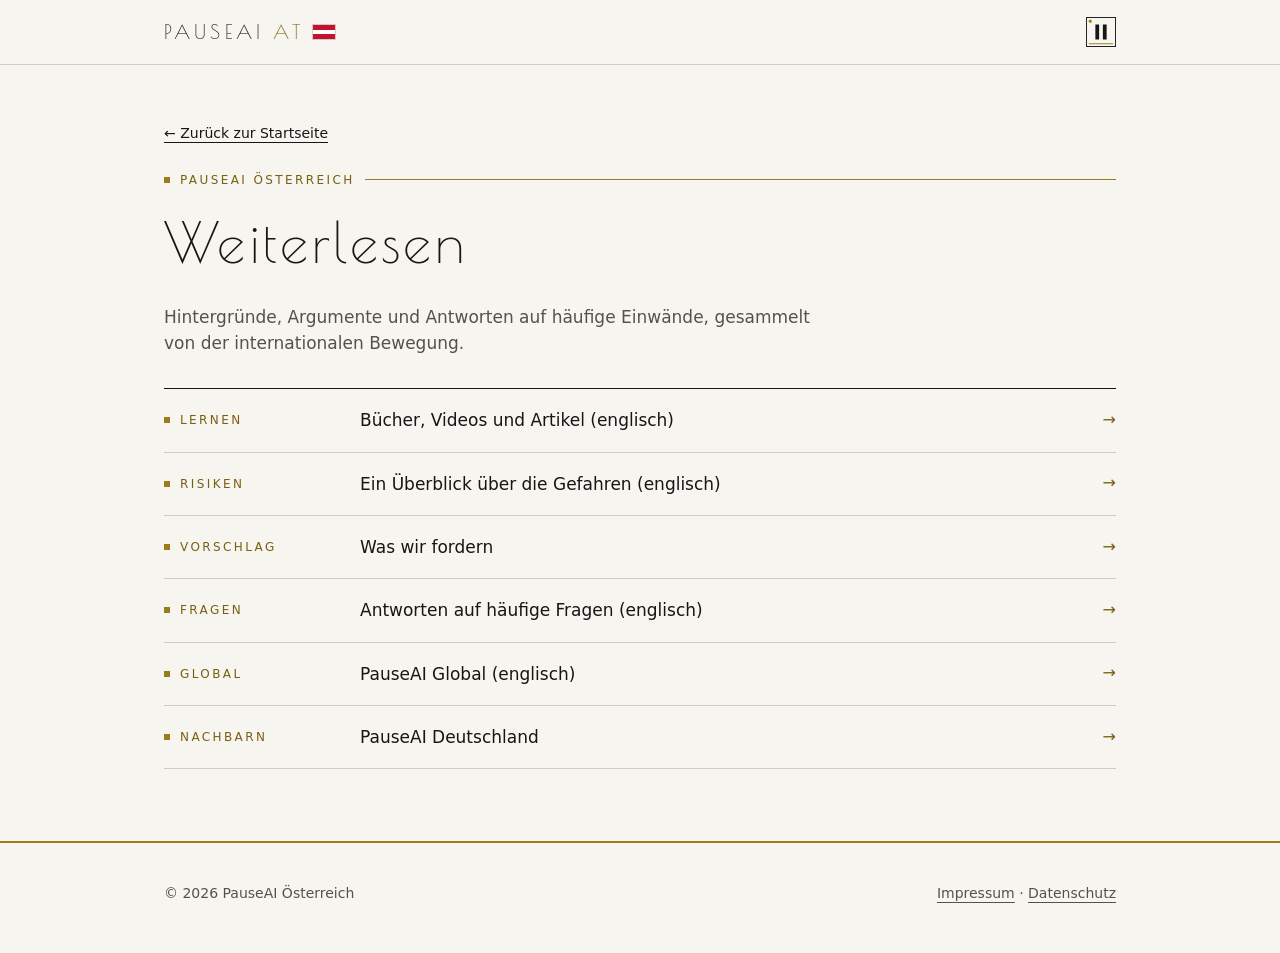
<file: weiterlesen.html>
<!doctype html>
<html lang="de-AT">
<head>
<meta charset="utf-8">
<meta name="viewport" content="width=device-width, initial-scale=1">
<title>Weiterlesen · PauseAI Österreich</title>
<link rel="canonical" href="https://pauseai.at/weiterlesen.html">
<meta name="description" content="Bücher, Hintergründe und Antworten auf häufige Fragen zur Pause bei der KI-Entwicklung, gesammelt von PauseAI.">
<meta name="theme-color" content="#F7F5F0">
<link rel="icon" href="assets/logo.svg" type="image/svg+xml">
<link rel="icon" href="assets/favicon-48.png" type="image/png" sizes="48x48">
<link rel="icon" href="assets/favicon-192.png" type="image/png" sizes="192x192">
<link rel="icon" href="assets/favicon-32.png" type="image/png" sizes="32x32">
<link rel="apple-touch-icon" href="assets/apple-touch-icon.png">
<link rel="stylesheet" href="css/style.css">
</head>
<body>
<header class="site-header">
  <div class="wrap">
    <a class="brand" href="index.html" aria-label="PauseAI Österreich, Startseite">
      <span class="brand-name">PAUSEAI <b>AT</b></span>
      <span class="flag" aria-hidden="true"></span>
    </a>
    <a class="brand-mark" href="index.html" aria-label="Zur Startseite"><img src="assets/logo.svg" alt="" width="30" height="30"></a>
  </div>
</header>

<main class="page">
  <div class="wrap">
    <a class="button quiet small back" href="index.html">← Zurück zur Startseite</a>
    <p class="kicker">PauseAI Österreich</p>
    <h1>Weiterlesen</h1>
    <p class="intro lead-in">Hintergründe, Argumente und Antworten auf häufige Einwände, gesammelt von der internationalen Bewegung.</p>
    <div class="rows">
      <a class="row" href="https://pauseai.info/learn" target="_blank" rel="noopener"><span class="k">Lernen</span><span class="v">Bücher, Videos und Artikel (englisch)</span><span class="arrow">→</span></a>
      <a class="row" href="https://pauseai.info/risks" target="_blank" rel="noopener"><span class="k">Risiken</span><span class="v">Ein Überblick über die Gefahren (englisch)</span><span class="arrow">→</span></a>
      <a class="row" href="vorschlag.html"><span class="k">Vorschlag</span><span class="v">Was wir fordern</span><span class="arrow">→</span></a>
      <a class="row" href="https://pauseai.info/faq" target="_blank" rel="noopener"><span class="k">Fragen</span><span class="v">Antworten auf häufige Fragen (englisch)</span><span class="arrow">→</span></a>
      <a class="row" href="https://pauseai.info" target="_blank" rel="noopener"><span class="k">Global</span><span class="v">PauseAI Global (englisch)</span><span class="arrow">→</span></a>
      <a class="row" href="https://www.pause-ai.de/" target="_blank" rel="noopener"><span class="k">Nachbarn</span><span class="v">PauseAI Deutschland</span><span class="arrow">→</span></a>
    </div>
  </div>
</main>

<footer class="site-footer page-footer">
  <div class="wrap">
    <div class="footer-bottom">
      <span>© 2026 PauseAI Österreich</span>
      <span><a href="impressum.html">Impressum</a> · <a href="datenschutz.html">Datenschutz</a></span>
    </div>
  </div>
</footer>
<script src="js/zurueck.js"></script>
</body>
</html>
</file>
<file: css/style.css>
/* PauseAI Österreich · Stil „Florahof“
   Stiller Wiener Jugendstil: Putzweiß, schwarze Tusche, eine Goldlinie,
   eckige Formen, kleine Quadrate. Keine Schatten, keine Verläufe, keine Rundungen.

   Regeln (überall gleich):
   · Eine linke Kante: Überschriften, Karten, Zeilen und Zitate beginnen bündig.
   · Eine Marke: Goldquadrat + gesperrte Versalien in Gold (.kicker, .label, .row .k).
   · Schwarz = Aufruf (.card.dark). Hauptknopf (.primary) nur im
     Kopfbereich, im Menü und im Schlussaufruf.

   Bausteine:
   .section-title  Abschnittskopf: Name in Versalien, schwarze Linie
   .head           Kopfzeile eines Abschnitts: großer Satz, darunter die Einleitung in Grau
   .cards/.card    Karten mit Goldlinie links: Überschrift (Titelschrift), Text, Link/Knopf
   .block.dark     schwarzer Abschnitt (Warum)
   .rows/.row      Zeilenliste: Marke links, Inhalt Mitte, Aktion rechts */

@font-face {
  font-family: 'Poiret One';
  src: url('../fonts/PoiretOne-Regular.ttf') format('truetype');
  font-display: swap;
}

:root {
  --ground: #F7F5F0;
  --sunk: #E9E6DE;
  --panel: #EFECE4;
  --ink: #161616;
  --ink-soft: #3A3A3A;
  --muted: #55524A;
  --dim: #B9B4A8;
  --line: #CFCBC0;
  --gold: #9C7A1E;
  --gold-deep: #7A5E12;
  --gold-light: #C9A94F;   /* Gold auf Schwarz */
  --on-ink: #D9D5CB;       /* Nebentext auf Schwarz */
  --success: #22706E;
  --at-red: #C8102E;       /* nur für die Flagge */
  --title: 'Poiret One', 'Segoe UI Light', sans-serif;
  --body: 'Segoe UI', system-ui, -apple-system, 'Helvetica Neue', Arial, sans-serif;

  --page: 1000px;
  --gap: 24px;             /* Seitenrand und Abstand zwischen Spalten */
  --pad: 20px;             /* Innenabstand von Karten und Kästen */
  --col: 172px;            /* linke Markenspalte in Zeilen und Zitaten */
  --section: 72px;         /* Abstand zwischen Abschnitten */
  --hero-side: 340px;      /* Breite der Stecker-Animation rechts im Kopfbereich (Laptop) */
  --caps: .2em;            /* Sperrung aller Versal-Marken */
  --dot: 6px;              /* Goldquadrat */
}

* { box-sizing: border-box; }
[hidden] { display: none !important; }
html { scroll-behavior: smooth; scroll-padding-top: 80px; }
body {
  margin: 0;
  background: var(--ground);
  color: var(--ink);
  font: 16px/1.55 var(--body);
  -webkit-text-size-adjust: 100%;
}
img, svg { display: block; max-width: 100%; }
a { color: inherit; text-underline-offset: 4px; text-decoration-thickness: 1px; }
a:hover { text-decoration-color: var(--gold); }
:focus-visible { outline: 2px solid var(--gold); outline-offset: 2px; }
p { margin: 0 0 12px; }
h3 { margin: 0; font-size: 17px; font-weight: 600; line-height: 1.35; }

.wrap { max-width: var(--page); margin: 0 auto; padding: 0 var(--gap); }
.muted { color: var(--muted); }
.note { font-size: 14px; color: var(--muted); margin: 16px 0 0; }
.skip { position: absolute; left: -9999px; }
.skip:focus { left: 16px; top: 16px; background: var(--ink); color: #fff; padding: 8px 14px; z-index: 100; }

/* ---------- Marken (gesperrte Versalien) ---------- */
.kicker, .label, .row .k, .section-title, .tag,
.footer-grid h4, .page h2, .next-call .wd, .next-call .mon {
  font-size: 12px; line-height: 1.5; letter-spacing: var(--caps); text-transform: uppercase;
}

.kicker, .label, .row .k {
  color: var(--gold-deep); font-weight: 400; margin: 0;
  display: flex; align-items: baseline; gap: 10px;   /* Quadrat sitzt an der ersten Zeile */
}
.kicker::before, .label::before, .row .k::before {
  content: ''; width: var(--dot); height: var(--dot); background: var(--gold); flex: none;
  position: relative; top: -1px;
}
.kicker::after { content: ''; flex: 1; height: 1px; background: var(--gold); align-self: center; }

.tag {
  display: inline-block; font-size: 11px; font-weight: 400;
  border: 1px solid var(--gold); color: var(--gold-deep); padding: 1px 8px; margin-left: 10px; vertical-align: 2px;
}

/* ---------- Kopfzeile ---------- */
.site-header {
  position: sticky; top: 0; z-index: 50;
  background: var(--ground);
  border-bottom: 1px solid var(--line);
}
.site-header .wrap { display: flex; align-items: center; gap: 16px; height: 64px; }

/* Wortmarke: Name, direkt danach die Flagge */
.brand { display: inline-flex; align-items: center; gap: 12px; text-decoration: none; }
.site-header .brand { margin-right: auto; }
.brand-name { font: 400 20px/1 var(--title); letter-spacing: .22em; margin-right: -.22em; white-space: nowrap; }
.brand-name b { font-weight: 400; color: var(--gold-deep); }

.flag {
  display: block; width: 24px; height: 16px; flex: none;
  border: 1px solid var(--line);
  background: linear-gradient(var(--at-red) 0 33.333%, #fff 33.333% 66.666%, var(--at-red) 66.666%);
}

/* Logo: rechts außen, führt wie die Wortmarke zur Startseite */
.brand-mark { display: block; width: 30px; height: 30px; flex: none; }
.brand-mark img { width: 100%; height: 100%; }

.nav { display: flex; align-items: center; gap: 2px; }
.nav a { text-decoration: none; font-size: 14px; padding: 8px 10px; }
.nav a:hover { text-decoration: underline; text-decoration-color: var(--gold); }
.nav .button { margin-left: 8px; }

.nav-toggle {
  display: none; background: none; border: 1px solid var(--ink); width: 40px; height: 40px;
  cursor: pointer; padding: 0; align-items: center; justify-content: center; flex-direction: column; gap: 5px;
}
.nav-toggle span { display: block; width: 18px; height: 1px; background: var(--ink); }

/* ---------- Knöpfe ---------- */
.button {
  display: inline-block; font: 15px/1.2 var(--body); padding: 11px 20px;
  border: 1px solid var(--ink); background: transparent; color: var(--ink);
  cursor: pointer; text-decoration: none; white-space: nowrap;
}
.button:hover { background: var(--sunk); text-decoration: none; }
.button.primary { background: var(--ink); color: #fff; }
.button.primary:hover { background: var(--ink-soft); }
.button.small { font-size: 14px; padding: 8px 14px; }
/* Textlink mit Pfeil, steht bündig an der linken Kante */
.button.quiet { border-color: transparent; text-decoration: underline; text-underline-offset: 4px; padding-inline: 0; border-inline-width: 0; }
.button.quiet:hover { background: none; text-decoration-color: var(--gold); }
.actions { display: flex; flex-wrap: wrap; gap: 12px 16px; align-items: center; }
.actions.after { margin-top: 24px; }

/* Nur am Handy (≤ 640 px) bzw. nur am Laptop sichtbar; Handy-Regeln ganz unten */
.nur-handy { display: none; }
/* Kürzen und Aufklappen gibt es nur am Handy: am Laptop steht immer alles da */
.lead-kurz, .more-btn { display: none; }

/* ---------- Kopfbereich ---------- */
.hero { padding: 56px 0 48px; border-bottom: 1px solid var(--line); }
.hero-grid { display: grid; grid-template-columns: 1fr var(--hero-side); gap: 48px; align-items: end; }
.hero h1 { font: 400 clamp(44px, 8vw, 76px)/1.04 var(--title); letter-spacing: .06em; margin: 24px 0 16px; }
.hero h1 em { font-style: normal; border-bottom: 2px solid var(--gold); }
.hero .lead { font-size: 18px; max-width: 54ch; margin: 0 0 32px; }

/* Stecker-Animation neben der Überschrift (js/stecker.js) */
.stecker { width: 100%; aspect-ratio: 3 / 2; align-self: start; cursor: pointer; }   /* Höhe richtet js/stecker.js am Erklärungstext aus */
.stecker svg { width: 100%; height: 100%; }

/* Nächster Termin */
.next-call {
  margin-top: 48px; border-left: 2px solid var(--gold); padding-left: 20px;
  display: grid; grid-template-columns: auto 1fr var(--hero-side); align-items: center; gap: 0 24px;
}
/* rechte Spalte so breit wie die Animation darüber (--hero-side): der Anmelde-Knopf steht mittig unter dem Logo */
.next-call .go { justify-content: center; }
.next-call .date { display: flex; flex-direction: column; align-items: center; text-align: center; }
.next-call .wd, .next-call .mon { color: var(--gold-deep); }
.next-call .day { font: 400 44px/1 var(--title); -webkit-text-stroke: .025em currentColor; margin: 2px 0; font-variant-numeric: tabular-nums; }
.next-call .info { display: flex; flex-direction: column; gap: 2px; }
.next-call .info strong { font-weight: 600; font-size: 17px; }
.next-call .meta { color: var(--muted); font-size: 14px; }
.next-call .go { display: flex; align-items: center; gap: 16px; }
.countdown { font-variant-numeric: tabular-nums; font-size: 14px; color: var(--muted); white-space: nowrap; }
.countdown:not(.live) { display: none; }   /* nur „Läuft gerade“ anzeigen, keinen Countdown */
.live { color: var(--success); font-weight: 600; }

/* ---------- Abschnitte ---------- */
section.block { padding: var(--section) 0 0; }
section.block.last { padding-bottom: var(--section); }
.section-title {
  font-weight: 600;
  margin: 0 0 24px; padding-bottom: 8px; border-bottom: 1px solid var(--ink);
}
.head { display: grid; grid-template-columns: 1fr; gap: 16px; margin-bottom: 28px; }
.display { font: 400 clamp(30px, 4.6vw, 44px)/1.12 var(--title); letter-spacing: .04em; margin: 0; }
.intro { font-size: 17px; margin: 0; max-width: 62ch; color: var(--muted); }

/* ---------- Karten: Goldlinie links, Titel in der Titelschrift ---------- */
.cards { display: grid; grid-template-columns: repeat(3, 1fr); gap: 28px var(--gap); }
.cards.two { grid-template-columns: repeat(2, 1fr); }
.card { border-left: 2px solid var(--gold); padding: 2px 0 2px 16px; display: flex; flex-direction: column; }
.card .label { margin-bottom: 12px; }
.card h3 { font: 400 24px/1.15 var(--title); letter-spacing: .02em; -webkit-text-stroke: .025em currentColor; margin-bottom: 8px; }
.card p { color: var(--muted); font-size: 15px; margin: 0 0 16px; flex: 1; }
.card p:last-child { margin-bottom: 0; }
.card .button, .card .actions { align-self: flex-start; }
/* In Info-Karten ist der Knopf ein Textlink mit Pfeil; bei Mitmachen bleiben es Knöpfe */
#ueber-uns .card .button, #warum .card .button { border: 0; padding: 0 0 2px; background: none; border-bottom: 1px solid currentColor; color: inherit; }
#ueber-uns .card .button::after, #warum .card .button::after { content: ' →'; }
#ueber-uns .card .button:hover, #warum .card .button:hover { border-bottom-color: var(--gold); }

/* ---------- Dunkler Abschnitt (Warum): nur am Handy schwarz ---------- */
@media (max-width: 640px) {
  section.block.dark { background: var(--ink); color: #fff; padding-bottom: var(--section); margin-top: var(--section); }
  .dark .section-title { border-color: #fff; color: var(--gold-light); }
  .dark .intro, .dark .card p, .dark .note, .dark .quote figcaption { color: var(--on-ink); }
  .dark .quote figcaption b { color: #fff; }
  .dark .quotes { border-top-color: #fff; }
  .dark .quote { border-bottom-color: var(--ink-soft); }
  .dark .label { color: var(--gold-light); }
  .dark .label::before, .dark .kicker::before { background: var(--gold-light); }
  .dark .card { border-left-color: var(--gold-light); }
}

.card.dark { background: var(--ink); color: #fff; border-color: var(--ink); border-top-color: var(--gold); }
.card.dark p { color: var(--on-ink); }
.card.dark .label { color: var(--gold-light); }
.card.dark .label::before { background: var(--gold-light); }
.card.dark .button { border-color: #fff; color: #fff; }
.card.dark .button:hover { background: var(--ink-soft); }

/* ---------- Forderungen ---------- */
.label.sub { font-weight: 600; margin: 40px 0 16px; }
.demands { list-style: none; margin: 0; padding: 0; border-top: 1px solid var(--ink); }
.demands li {
  display: grid; grid-template-columns: 56px 1fr; gap: var(--gap); align-items: center;
  padding: 18px 0; border-bottom: 1px solid var(--line);
}
.demands .num { font: 400 40px/1 var(--title); color: var(--gold-deep); }
.demands h3 { margin-bottom: 2px; }
.demands p { margin: 0; color: var(--muted); font-size: 15px; }
.goal { margin: 28px 0 0; padding: 20px 24px; border-left: 2px solid var(--gold); background: var(--panel); font-size: 17px; max-width: 70ch; }
.goal b { font-weight: 600; }

/* Team: Gruppenfoto rechts neben Überschrift und Text (am Handy darunter) */
.head.photo-head { grid-template-columns: 1fr 1fr; gap: 48px; align-items: center; }
.head.photo-head .display { margin-bottom: 16px; }
.team-photo { margin: 0; }
.team-photo img { display: block; width: 100%; height: auto; border: 1px solid var(--line); }
.team-photo figcaption { margin-top: 10px; font-size: 14px; color: var(--muted); }

/* ---------- Zeilen ---------- */
.rows { border-top: 1px solid var(--ink); }
.row {
  display: grid; grid-template-columns: var(--col) 1fr auto; gap: var(--gap); align-items: center;
  padding: 18px 0; border-bottom: 1px solid var(--line); text-decoration: none; color: inherit;
}
.row .k { font-variant-numeric: tabular-nums; }
/* Datum statt Marke: große Zahl, darunter die Marke */
.row .k.date { display: block; }
.row .k.date::before { content: none; }
.row .k .big { display: block; font-size: 26px; font-weight: 300; letter-spacing: 0; color: var(--ink); line-height: 1; margin-bottom: 4px; }
.row h3 { margin-bottom: 2px; }
.row .v { font-size: 17px; }
.row p { margin: 0; color: var(--muted); font-size: 15px; }
.row .meta { margin-top: 6px; font-size: 14px; color: var(--ink); display: flex; flex-wrap: wrap; gap: 4px 18px; }
.row .meta span { display: inline-flex; align-items: center; gap: 8px; }
.row .meta span::before { content: ''; width: 4px; height: 4px; background: var(--ink); }
.row .meta span.open { color: var(--muted); font-style: italic; }
.row .meta span.open::before { background: none; width: 5px; height: 5px; border: 1px solid var(--gold-deep); }
.row .arrow { color: var(--gold-deep); transition: transform .15s; }
a.row:hover { text-decoration: none; }
a.row:hover .v { text-decoration: underline; text-decoration-color: var(--gold); }
a.row:hover .arrow { transform: translateX(4px); }
.row.empty { color: var(--muted); font-size: 15px; grid-template-columns: 1fr; }
/* Liste ohne Markenspalte: nur Goldquadrat vor der Überschrift */
.rows.plain .row { grid-template-columns: 1fr; }
.rows.plain h3 { display: flex; align-items: baseline; gap: 12px; }
.rows.plain h3::before { content: ''; width: var(--dot); height: var(--dot); background: var(--gold); flex: none; position: relative; top: -2px; }
.rows.plain p { padding-left: calc(var(--dot) + 12px); }

/* ---------- Zitate (gleiches Raster wie Zeilen) ---------- */
.quotes { margin-top: 48px; border-top: 1px solid var(--ink); }
.quote { margin: 0; padding: 28px 0; border-bottom: 1px solid var(--line); display: grid; grid-template-columns: var(--col) 1fr; gap: var(--gap); align-items: start; }
.quote .k { padding-top: 10px; }
.quote blockquote { margin: 0; font: 400 clamp(22px, 3vw, 28px)/1.3 var(--title); letter-spacing: .02em; }
.quote figcaption { margin-top: 12px; font-size: 14px; color: var(--muted); }
.quote figcaption b { color: var(--ink); font-weight: 600; }


/* ---------- Fußzeile ---------- */
.site-footer { border-top: 2px solid var(--gold); padding: 40px 0 48px; font-size: 14px; color: var(--muted); }
.footer-grid { display: grid; grid-template-columns: 2fr 1fr 1fr; gap: 32px; }
.footer-grid .brand { margin-bottom: 12px; color: var(--ink); }
.footer-grid h4 { color: var(--ink); margin: 0 0 10px; font-weight: 600; }
.footer-grid ul { list-style: none; padding: 0; margin: 0; }
.footer-grid li { padding: 3px 0; }
.footer-grid a { text-decoration: none; }
.footer-grid a:hover { text-decoration: underline; text-decoration-color: var(--gold); }
.footer-bottom {
  margin-top: 32px; padding-top: 16px; border-top: 1px solid var(--line);
  display: flex; justify-content: space-between; align-items: center; gap: 16px; flex-wrap: wrap;
}
.page-footer .footer-bottom { margin-top: 0; padding-top: 0; border-top: 0; }

/* ---------- Unterseiten (Impressum, Datenschutz) ---------- */
.page { padding: 56px 0 72px; }
/* Zurück-Link: links oben im Inhalt, über der Marke */
.page .back { margin: -24px 0 20px; }
.page h1 { font: 400 clamp(36px, 6vw, 56px)/1.05 var(--title); letter-spacing: .06em; margin: 24px 0 32px; }
.page h2 {
  font-weight: 600;
  margin: 40px 0 12px; padding-bottom: 8px; border-bottom: 1px solid var(--ink);
}
.page .prose { max-width: 70ch; }
.page .lead-in { max-width: 62ch; margin-bottom: 32px; }
ul.marks { margin: 0; padding: 0; list-style: none; }
ul.marks li { padding: 6px 0 6px 22px; position: relative; }
ul.marks li::before { content: ''; position: absolute; left: 0; top: 15px; width: var(--dot); height: var(--dot); background: var(--gold); }
.todo { background: var(--sunk); border-left: 2px solid var(--at-red); padding: 2px 6px; }

/* ---------- Schmal ---------- */
@media (max-width: 860px) {
  .hero-grid { grid-template-columns: 1fr; }
  .stecker { max-width: 360px; margin-top: 8px; }
  .next-call { grid-template-columns: auto 1fr auto; }
  .cards, .cards.two { grid-template-columns: 1fr; }
  .head, .head.photo-head { grid-template-columns: 1fr; gap: 16px; }
  .footer-grid { grid-template-columns: 1fr 1fr; }
  .footer-grid > :first-child { grid-column: 1 / -1; }

  .nav-toggle { display: inline-flex; order: 1; }   /* steht im HTML vor dem Menü (Tab-Reihenfolge), sichtbar ganz rechts */
  .nav {
    display: none; position: absolute; top: 64px; left: 0; right: 0;
    background: var(--ground); border-bottom: 1px solid var(--ink);
    flex-direction: column; align-items: stretch; padding: 8px var(--gap) 16px; gap: 0;
  }
  .nav.open { display: flex; }

  /* Ohne JavaScript: kein Menü-Knopf, die Links stehen offen unter der Wortmarke */
  html:not(.js) .nav-toggle { display: none; }
  html:not(.js) .site-header .wrap { flex-wrap: wrap; height: auto; padding-top: 12px; padding-bottom: 8px; row-gap: 4px; }
  html:not(.js) .nav { display: flex; position: static; flex-direction: row; flex-wrap: wrap; width: 100%; order: 2; padding: 0; border: 0; background: none; }
  html:not(.js) .nav a { border-bottom: 0; padding: 8px 12px 8px 0; }
  html:not(.js) .nav .button { margin: 0; padding: 8px 12px; }
  .nav a { padding: 12px 0; border-bottom: 1px solid var(--line); }
  .nav .button { margin: 12px 0 0; padding: 11px 14px; border-bottom-color: var(--ink); text-align: center; }
}

@media (max-width: 640px) {
  :root { --gap: 16px; --section: 64px; }
  .hero { padding: 40px 0 36px; }
  .next-call { margin-top: 40px; grid-template-columns: auto 1fr; gap: 0 16px; padding-left: 16px; }
  .next-call .go { grid-column: 1 / -1; flex-direction: column; align-items: stretch; gap: 8px; padding-top: 18px; }
  .next-call .go .button { text-align: center; font-size: 15px; padding: 13px; }   /* breit, gut mit dem Daumen zu treffen */
  .next-call .countdown { order: 2; text-align: center; }
  .row { grid-template-columns: 1fr auto; gap: 6px 16px; padding: 16px 0; }
  .row .k { grid-column: 1 / -1; }
  .row .k .big { display: inline; font-size: 20px; font-weight: 600; margin-right: 8px; }
  .row[data-weekly] .tag { display: none; }   /* „jede Woche“ steht schon darüber */
  .row > :nth-child(2) { grid-column: 1; }
  .demands li { grid-template-columns: 32px 1fr; align-items: start; padding: 16px 0; }
  .demands .num { font-size: 32px; }
  .goal { padding: 16px 18px; font-size: 16px; }
  .quote { grid-template-columns: 1fr; gap: 8px; padding: 24px 0; }
  .quote .k { padding-top: 0; }
  .brand-name { font-size: 17px; letter-spacing: .16em; margin-right: -.16em; }
  .site-header .wrap { gap: 12px; }

  /* Poiret One ist sehr dünn: am Handy kräftiger nachzeichnen, enger setzen */
  .hero h1, .page h1, .display, .quote blockquote, .brand-name { -webkit-text-stroke: .025em currentColor; }
  .hero h1 { font-size: 40px; letter-spacing: .03em; margin: 20px 0 16px; }
  .page h1 { font-size: 36px; letter-spacing: .03em; }
  .display { font-size: 28px; letter-spacing: .02em; line-height: 1.15; }
  .quote blockquote { font-size: 21px; letter-spacing: .01em; line-height: 1.35; }
  .hero .lead { font-size: 17px; }
  .intro { font-size: 16px; }

  /* Kopfzeile: Zeichen und Menü-Knopf gleich groß */
  .brand-mark, .nav-toggle { width: 36px; height: 36px; }

  .next-call .info strong { font-size: 16px; }
}

/* ---------- Handy: Plakat-Kopf, Schnelleinstieg, Aufklappen ----------
   Kopf schwarz mit Protestfoto und fetter Überschrift, darunter der nächste Call
   und zwei Kacheln (.band). Danach die Seite im gewohnten Stil, aber gekürzt:
   Der Rest eines Abschnitts steht hinter „Weiterlesen“ (.more-btn → .more),
   die Forderungen klappen einzeln auf (js/main.js). */
@media (max-width: 640px) {
  .nur-laptop { display: none; }
  .hero .actions .button.nur-handy { display: inline-block; }
  .credit.nur-handy { display: block; }
  .band.nur-handy { display: grid; }

  .hero { position: relative; overflow: hidden; background: var(--ink); color: #fff; padding: 40px 0 0; border: 0; }
  .hero::before {
    content: ''; position: absolute; inset: 0;
    background: url(../assets/fotos/protest-1100.jpg) 47% center / cover;
    filter: grayscale(1) contrast(1.1); opacity: .3;
  }
  .hero::after { content: ''; position: absolute; inset: 0; background: linear-gradient(transparent 30%, var(--ink) 92%); }
  .hero .wrap { position: relative; z-index: 1; }
  .hero .kicker { color: var(--gold-light); }
  .hero .kicker::before, .hero .kicker::after { background: var(--gold-light); }
  .hero h1 { font: 800 44px/1 var(--body); text-transform: uppercase; letter-spacing: -.01em; -webkit-text-stroke: 0; margin: 22px 0 16px; }
  .hero h1 em { border: 0; color: var(--gold-light); }
  .hero .lead { color: var(--on-ink); font-size: 16px; margin-bottom: 26px; }
  .lead-more { background: none; border: 0; padding: 0; font: inherit; color: var(--gold-light); text-decoration: underline; text-underline-offset: 4px; cursor: pointer; }
  .hero .actions { gap: 10px; flex-wrap: nowrap; }
  .hero .actions .button { flex: 1; text-align: center; border-color: #fff; color: #fff; font-weight: 600; padding: 14px 10px; }
  .hero .actions .button:hover { background: #2B2B2B; }
  .hero .button.primary, .next-call .go .button { background: var(--gold-light); border-color: var(--gold-light); color: var(--ink); font-weight: 600; }
  .hero .button.primary:hover, .next-call .go .button:hover { background: #D6BA6A; }
  .credit { margin: 14px 0 0; font-size: 11px; color: #8C887E; }
  .stecker { display: none; }

  .next-call { margin: 30px calc(-1 * var(--gap)) 0; padding: 18px var(--gap) 20px; border: 0; border-top: 1px solid #3A3A3A; }
  .next-call .wd, .next-call .mon, .next-call .label { color: var(--gold-light); }
  .next-call .label::before { background: var(--gold-light); }
  .next-call .meta { color: var(--on-ink); }
  .next-call .live { color: #7FCFCB; }

  /* Schnelleinstieg: zwei Kacheln unter dem Kopf */
  .band { grid-template-columns: 1fr 1fr; background: var(--ink); color: #fff; border-top: 1px solid #3A3A3A; }
  .band a { display: block; padding: 18px var(--gap) 24px; text-decoration: none; }
  .band a + a { border-left: 1px solid #3A3A3A; }
  .band .t-k { display: flex; align-items: baseline; gap: 8px; margin-bottom: 6px; font-size: 11px; letter-spacing: var(--caps); text-transform: uppercase; color: var(--gold-light); }
  .band .t-k::before { content: ''; width: var(--dot); height: var(--dot); background: var(--gold-light); flex: none; }
  .band strong { display: block; font: 400 21px/1.15 var(--title); -webkit-text-stroke: .03em currentColor; }
  .band .t-go { display: block; margin-top: 10px; font-size: 14px; color: var(--on-ink); }

  /* Kürzen und Aufklappen (nur mit JavaScript, sonst steht alles offen da) */
  .js .lead-kurz { display: inline; }
  .js .lead:not(.open) .lead-lang, .js .lead.open .lead-kurz { display: none; }
  .head { margin-bottom: 18px; }
  .js .more-btn {
    display: inline-flex; align-items: center; gap: 8px; align-self: flex-start; margin-top: 4px;
    background: none; border: 0; border-bottom: 1px solid currentColor; padding: 0 0 2px;
    font: 600 15px/1.3 var(--body); color: inherit; cursor: pointer;
  }
  .js .more-btn::after { content: '▾'; transition: transform .2s; }
  .js .more-btn[aria-expanded="true"]::after { transform: rotate(180deg); }
  .js .more:not(.open) { display: none; }
  .js .more { padding-top: 28px; }

  /* Forderungen: erst die vier Punkte, „So arbeiten wir“ danach zum Aufklappen */
  #forderungen .wrap { display: flex; flex-direction: column; }
  #forderungen .more-btn, #forderungen .more { order: 2; }
  #forderungen .label.sub { margin-top: 8px; }
  .js #mehr-arbeit > .label.sub { display: none; }
  #forderungen .goal { margin-bottom: 24px; }
  .js .demands li { grid-template-columns: 32px 1fr 20px; cursor: pointer; }
  .js .demands li::after { content: '+'; font: 300 24px/1 var(--body); color: var(--gold-deep); }
  .js .demands li.open::after { content: '–'; }
  .js .demands h3 { padding-top: 6px; }
  .js .demands li:not(.open) p { display: none; }
  .js .demands li p { padding-top: 6px; }
}

@media (prefers-reduced-motion: reduce) {
  html { scroll-behavior: auto; }
  .row .arrow { transition: none; }
  .js .more-btn::after { transition: none; }
}
</file>
